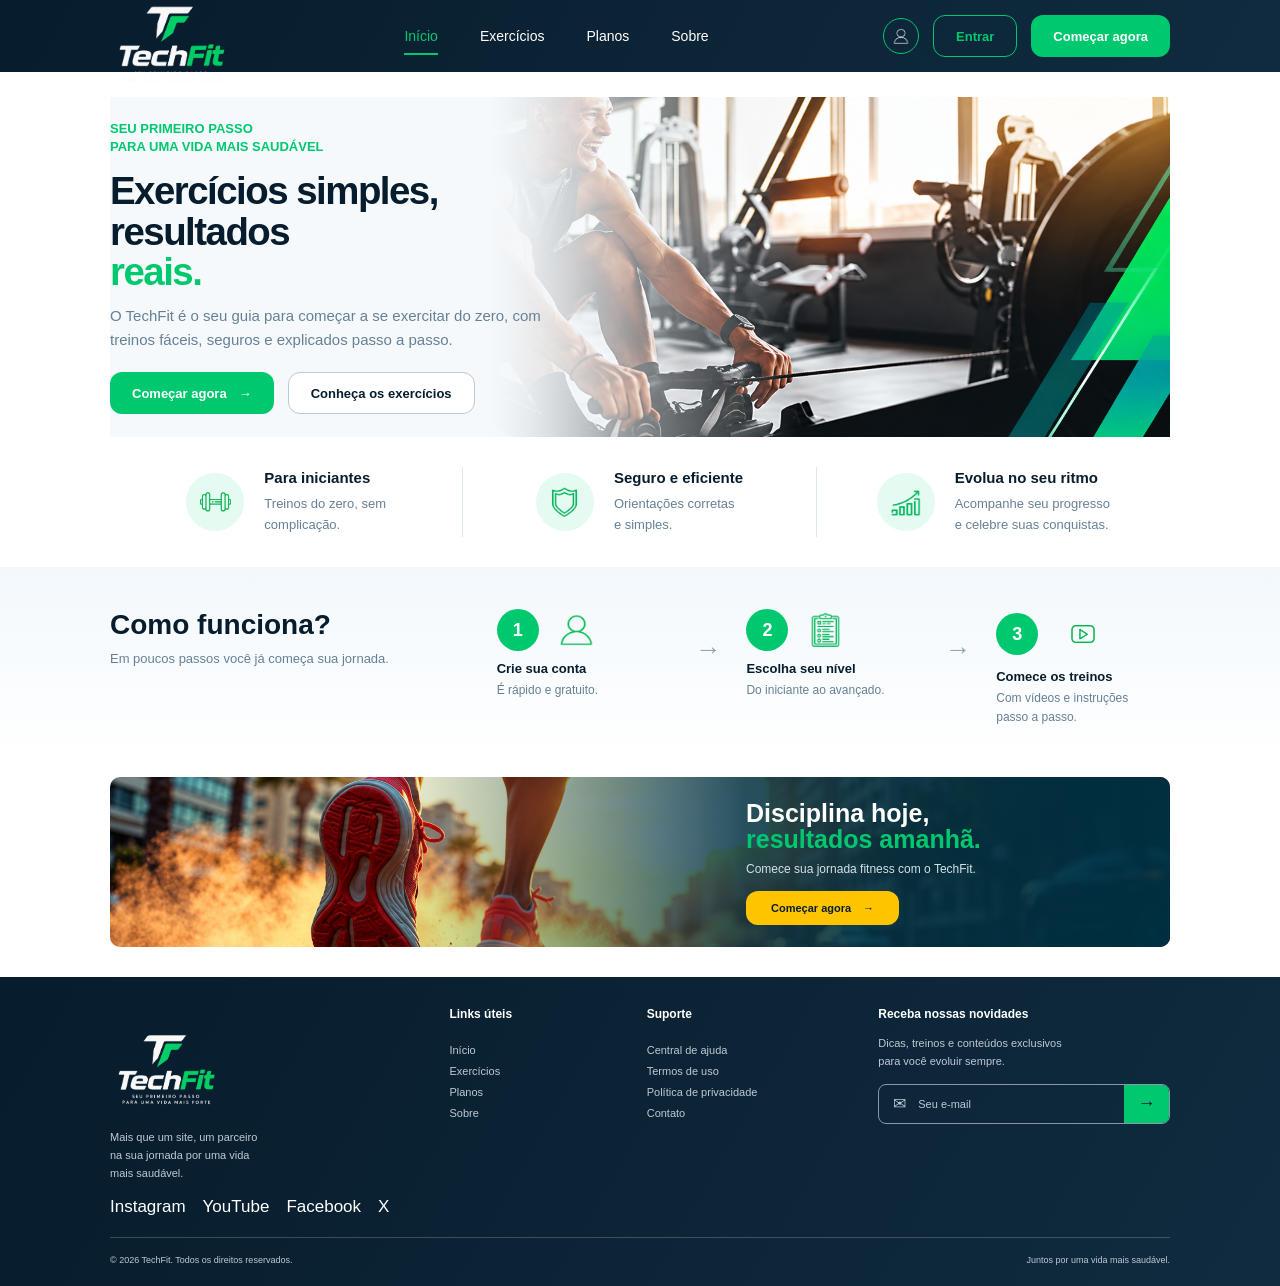
<file: index.html>
<!DOCTYPE html>
<html lang="pt-BR">

<head>
    <meta charset="UTF-8">
    <meta name="viewport" content="width=device-width, initial-scale=1.0">

    <link rel="stylesheet" href="./assets/css/style.css">
    <link rel="stylesheet" href="./assets/css/layout.css">
    <link rel="stylesheet" href="./assets/css/components.css">

    <title>TechFit</title>
</head>

<body>

    <header class="header">

        <section class="container header-content">

            <a href="index.html" class="logo">
                <img src="assets/img/logo_techfit.png" alt="Logo TechFit">
            </a>

            <nav class="menu">
                <a href="index.html" class="active">Início</a>
                <a href="pages/exercicios.html">Exercícios</a>
                <a href="pages/planos.html">Planos</a>
                <a href="pages/sobre.html">Sobre</a>
            </nav>

            <section class="header-actions">

                <a href="pages/perfil.html" class="user-button">
                    <img src="assets/img/icon_user.png" alt="Usuário">
                </a>

                <a href="pages/login.html" class="btn btn-outline">
                    Entrar
                </a>

                <a href="pages/cadastro.html" class="btn btn-primary">
                    Começar agora
                </a>

            </section>

        </section>

    </header>


    <main>

        <!-- Banner principal -->

        <section class="hero">

            <section class="container hero-content">

                <section class="hero-text">

                    <section class="hero-label">
                        SEU PRIMEIRO PASSO<br>
                        PARA UMA VIDA MAIS SAUDÁVEL
                    </section>

                    <h1>
                        Exercícios simples,<br>
                        resultados <section>reais.</section>
                    </h1>

                    <p>
                        O TechFit é o seu guia para começar a se exercitar
                        do zero, com treinos fáceis, seguros e explicados
                        passo a passo.
                    </p>

                    <section class="hero-buttons">

                        <a href="pages/cadastro.html" class="btn btn-primary">
                            Começar agora
                            <section>→</section>
                        </a>

                        <a href="pages/exercicios.html" class="btn btn-secondary">
                            Conheça os exercícios
                        </a>

                    </section>

                </section>


                <section class="hero-image">

                    <img
                        src="assets/img/banner_inicio.png"
                        alt="Pessoa realizando exercício">

                </section>

            </section>

        </section>


        <!-- Benefícios -->

        <section class="benefits">

            <section class="container benefits-grid">

                <section class="benefit">

                    <section class="benefit-icon">

                        <img
                            src="assets/img/icon_halter.png"
                            alt="Ícone de halter">

                    </section>

                    <section class="benefit-text">

                        <h3>Para iniciantes</h3>

                        <p>
                            Treinos do zero, sem<br>
                            complicação.
                        </p>

                    </section>

                </section>


                <section class="benefit">

                    <section class="benefit-icon">

                        <img
                            src="assets/img/icon_shield.png"
                            alt="Ícone de escudo">

                    </section>

                    <section class="benefit-text">

                        <h3>Seguro e eficiente</h3>

                        <p>
                            Orientações corretas<br>
                            e simples.
                        </p>

                    </section>

                </section>


                <section class="benefit">

                    <section class="benefit-icon">

                        <img
                            src="assets/img/icon_evolution.png"
                            alt="Ícone de progresso">

                    </section>

                    <section class="benefit-text">

                        <h3>Evolua no seu ritmo</h3>

                        <p>
                            Acompanhe seu progresso<br>
                            e celebre suas conquistas.
                        </p>

                    </section>

                </section>

            </section>

        </section>


        <!-- Como funciona -->

        <section class="how-it-works">

            <section class="container">

                <section class="how-content">

                    <section class="how-title">

                        <h2>Como funciona?</h2>

                        <p>
                            Em poucos passos você já começa sua jornada.
                        </p>

                    </section>


                    <section class="steps">

                        <section class="step">

                            <section class="step-top">

                                <section class="step-number">1</section>

                                <img
                                    src="assets/img/icon_account.png"
                                    alt="Criar conta">

                            </section>

                            <h3>Crie sua conta</h3>

                            <p>
                                É rápido e gratuito.
                            </p>

                        </section>


                        <section class="step-arrow">→</section>


                        <section class="step">

                            <section class="step-top">

                                <section class="step-number">2</section>

                                <img
                                    src="assets/img/icon_level.png"
                                    alt="Escolher nível">

                            </section>

                            <h3>Escolha seu nível</h3>

                            <p>
                                Do iniciante ao avançado.
                            </p>

                        </section>


                        <section class="step-arrow">→</section>

                        <section class="step">

                            <section class="step-top">

                                <section class="step-number">3</section>

                                <img
                                    src="assets/img/icon_video.png"
                                    alt="Começar treino"
                                    class="icon-video">

                            </section>

                            <h3>Comece os treinos</h3>

                            <p>
                                Com vídeos e instruções<br>
                                passo a passo.
                            </p>

                        </section>

                    </section>

                </section>

            </section>

        </section>


        <!-- Banner inferior -->

        <section class="cta-section">

            <section class="container">

                <section class="cta-banner">

                    <img
                        src="assets/img/banner_final.png"
                        alt="Banner TechFit"
                        class="cta-background">

                    <section class="cta-content">

                        <h2>
                            Disciplina hoje,<br>
                            <section>resultados amanhã.</section>
                        </h2>

                        <p>
                            Comece sua jornada fitness com o TechFit.
                        </p>

                        <a href="pages/cadastro.html" class="btn btn-yellow">
                            Começar agora
                            <section>→</section>
                        </a>

                    </section>

                </section>

            </section>

        </section>

    </main>


    <!-- Rodapé -->

    <footer class="footer">

        <section class="container footer-grid">

            <section class="footer-brand">

                <img
                    src="assets/img/logo_techfit.png"
                    alt="Logo TechFit"
                    class="footer-logo">

                <p>
                    Mais que um site, um parceiro<br>
                    na sua jornada por uma vida<br>
                    mais saudável.
                </p>

                <section class="social-links">

                    <a href="#">Instagram</a>
                    <a href="#">YouTube</a>
                    <a href="#">Facebook</a>
                    <a href="#">X</a>

                </section>

            </section>


            <section class="footer-links">

                <h3>Links úteis</h3>

                <a href="index.html">Início</a>
                <a href="exercicios.html">Exercícios</a>
                <a href="planos.html">Planos</a>
                <a href="sobre.html">Sobre</a>

            </section>


            <section class="footer-links">

                <h3>Suporte</h3>

                <a href="#">Central de ajuda</a>
                <a href="#">Termos de uso</a>
                <a href="#">Política de privacidade</a>
                <a href="#">Contato</a>

            </section>


            <section class="newsletter">

                <h3>Receba nossas novidades</h3>

                <p>
                    Dicas, treinos e conteúdos exclusivos<br>
                    para você evoluir sempre.
                </p>

                <form class="newsletter-form">

                    <section>✉</section>

                    <input
                        type="email"
                        placeholder="Seu e-mail">

                    <button type="submit">
                        →
                    </button>

                </form>

            </section>

        </section>


        <section class="container footer-bottom">

            <p>
                © 2026 TechFit. Todos os direitos reservados.
            </p>

            <p>
                Juntos por uma vida mais saudável. 
            </p>

        </section>

    </footer>

</body>

</html>
</file>
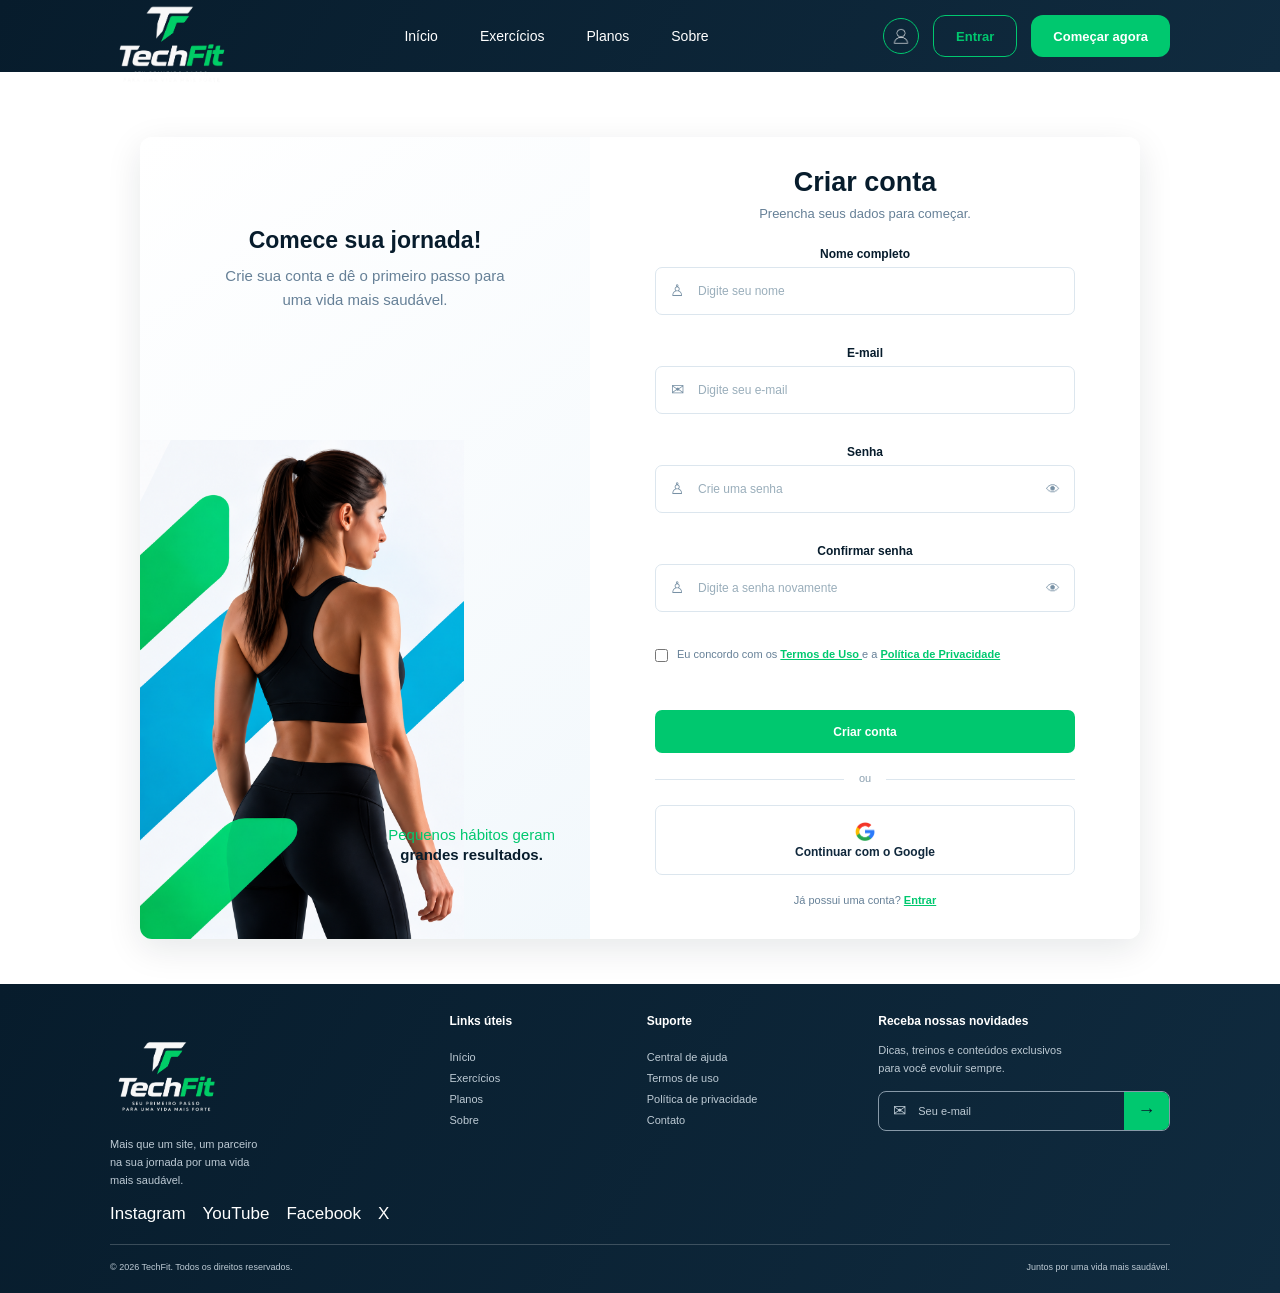
<file: pages/cadastro.html>
<!DOCTYPE html>
<html lang="pt-BR">

<head>

    <meta charset="UTF-8">

    <meta
        name="viewport"
        content="width=device-width, initial-scale=1.0">

    <link
        rel="stylesheet"
        href="../assets/css/style.css">

    <link
        rel="stylesheet"
        href="../assets/css/layout.css">

    <link
        rel="stylesheet"
        href="../assets/css/components.css">

    <title>Cadastro - TechFit</title>

</head>

<body data-esconder-se-logado>


    <!-- Header -->

    <header class="header">

        <section class="container header-content">

            <a href="../index.html" class="logo">

                <img
                    src="../assets/img/logo_techfit.png"
                    alt="Logo TechFit">

            </a>


            <nav class="menu">

                <a href="../index.html">
                    Início
                </a>

                <a href="exercicios.html">
                    Exercícios
                </a>

                <a href="planos.html">
                    Planos
                </a>

                <a href="sobre.html">
                    Sobre
                </a>

            </nav>


            <section class="header-actions">

                <a href="perfil.html" class="user-button">

                    <img
                        src="../assets/img/icon_user.png"
                        alt="Usuário">

                </a>


                <a href="login.html" class="btn btn-outline">
                    Entrar
                </a>


                <a href="cadastro.html" class="btn btn-primary">
                    Começar agora
                </a>

            </section>

        </section>

    </header>


    <!-- Cadastro -->

    <main class="register">

        <section class="register-container">


            <!-- Lado esquerdo -->

            <section class="register-intro">

                <section class="register-intro-text">

                    <h2>
                        Comece sua jornada!
                    </h2>

                    <p>
                        Crie sua conta e dê o primeiro passo para uma vida
                        mais saudável.
                    </p>

                </section>


                <section class="register-image">

                    <img
                        src="../assets/img/login-model.png"
                        alt="Pessoa praticando exercícios">

                </section>


                <p class="register-message">

                    Pequenos hábitos geram<br>

                    <strong>
                        grandes resultados.
                    </strong>

                </p>

            </section>


            <!-- Lado direito -->

            <section class="register-form-area">

                <section class="register-form">


                    <section class="register-title">

                        <h1>
                            Criar conta
                        </h1>

                        <p>
                            Preencha seus dados para começar.
                        </p>

                    </section>


                    <form id="form-cadastro" action="processa-cadastro.php" method="POST" novalidate>


                        <!-- Nome -->

                        <label for="nome">
                            Nome completo
                        </label>

                        <section class="input-group">

                            <section>
                                ♙
                            </section>

                            <input
                                type="text"
                                id="nome"
                                name="nome"
                                placeholder="Digite seu nome"
                                required>

                        </section>

                         <small class="error-message" id="erro-nome"></small>


                        <!-- E-mail -->

                        <label for="email">
                            E-mail
                        </label>

                        <section class="input-group">

                            <section>
                                ✉
                            </section>

                            <input
                                type="email"
                                id="email"
                                name="email"
                                placeholder="Digite seu e-mail"
                                required>

                        </section>

                        <small class="error-message" id="erro-email"></small>


                        <!-- Senha -->

                        <label for="senha">
                            Senha
                        </label>

                        <section class="input-group">

                            <section>
                                ♙
                            </section>

                            <input
                                type="password"
                                id="senha"
                                name="senha"
                                placeholder="Crie uma senha"
                                required>

                            <button
                                type="button"
                                class="toggle-senha"
                                data-target="senha"
                                aria-label="Mostrar senha">
                                👁
                            </button>

                        </section>

                        <small class="error-message" id="erro-senha"></small>


                        <!-- Confirmar senha -->

                        <label for="confirmar-senha">
                            Confirmar senha
                        </label>

                        <section class="input-group">

                            <section>
                                ♙
                            </section>

                            <input
                                type="password"
                                id="confirmar-senha"
                                name="confirmar-senha"
                                placeholder="Digite a senha novamente"
                                required>

                            <button
                                type="button"
                                class="toggle-senha"
                                data-target="confirmar-senha"
                                aria-label="Mostrar senha">
                                👁
                            </button>

                        </section>

                        <small class="error-message" id="erro-confirmar-senha"></small>


                        <!-- Termos -->

                        <section class="register-terms">

                            <input
                                type="checkbox"
                                id="termos"
                                name="termos"
                                required>

                            <label for="termos">

                                Eu concordo com os

                                <a href="#">
                                    Termos de Uso
                                </a>

                                e a

                                <a href="#">
                                    Política de Privacidade
                                </a>

                            </label>

                        </section>

                        <small class="error-message" id="erro-termos"></small>


                        <!-- Botão cadastro -->

                        <button
                            type="submit"
                            class="register-button">

                            Criar conta

                        </button>

                    </form>


                    <!-- Separador -->

                    <section class="register-divider">

                        <section></section>

                        <p>
                            ou
                        </p>

                        <section></section>

                    </section>


                    <!-- Google -->

                    <button
                        class="google-button"
                        type="button">

                        <img
                            src="../assets/img/google_icon.png"
                            alt="Google"
                            class="google-icon">

                        <p>
                            Continuar com o Google
                        </p>

                    </button>


                    <!-- Login -->

                    <p class="login-link">

                        Já possui uma conta?

                        <a href="login.html">
                            Entrar
                        </a>

                    </p>

                </section>

            </section>

        </section>

    </main>


    <!-- Footer -->

    <footer class="footer">

        <section class="container footer-grid">


            <!-- Logo e descrição -->

            <section class="footer-brand">

                <img
                    src="../assets/img/logo_techfit.png"
                    alt="Logo TechFit"
                    class="footer-logo">

                <p>
                    Mais que um site, um parceiro<br>
                    na sua jornada por uma vida<br>
                    mais saudável.
                </p>


                <section class="social-links">

                    <a href="#">
                        Instagram
                    </a>

                    <a href="#">
                        YouTube
                    </a>

                    <a href="#">
                        Facebook
                    </a>

                    <a href="#">
                        X
                    </a>

                </section>

            </section>


            <!-- Links -->

            <section class="footer-links">

                <h3>
                    Links úteis
                </h3>

                <a href="../index.html">
                    Início
                </a>

                <a href="exercicios.html">
                    Exercícios
                </a>

                <a href="planos.html">
                    Planos
                </a>

                <a href="sobre.html">
                    Sobre
                </a>

            </section>


            <!-- Suporte -->

            <section class="footer-links">

                <h3>
                    Suporte
                </h3>

                <a href="#">
                    Central de ajuda
                </a>

                <a href="#">
                    Termos de uso
                </a>

                <a href="#">
                    Política de privacidade
                </a>

                <a href="#">
                    Contato
                </a>

            </section>


            <!-- Newsletter -->

            <section class="newsletter">

                <h3>
                    Receba nossas novidades
                </h3>

                <p>
                    Dicas, treinos e conteúdos exclusivos<br>
                    para você evoluir sempre.
                </p>


                <form class="newsletter-form">

                    <section>
                        ✉
                    </section>

                    <input
                        type="email"
                        placeholder="Seu e-mail">

                    <button type="submit">
                        →
                    </button>

                </form>

            </section>

        </section>


        <!-- Footer inferior -->

        <section class="container footer-bottom">

            <p>
                © 2026 TechFit. Todos os direitos reservados.
            </p>

            <p>
                Juntos por uma vida mais saudável.
            </p>

        </section>

    </footer>

    <script src="../assets/js/script.js"></script>


</body>

</html>
</file>
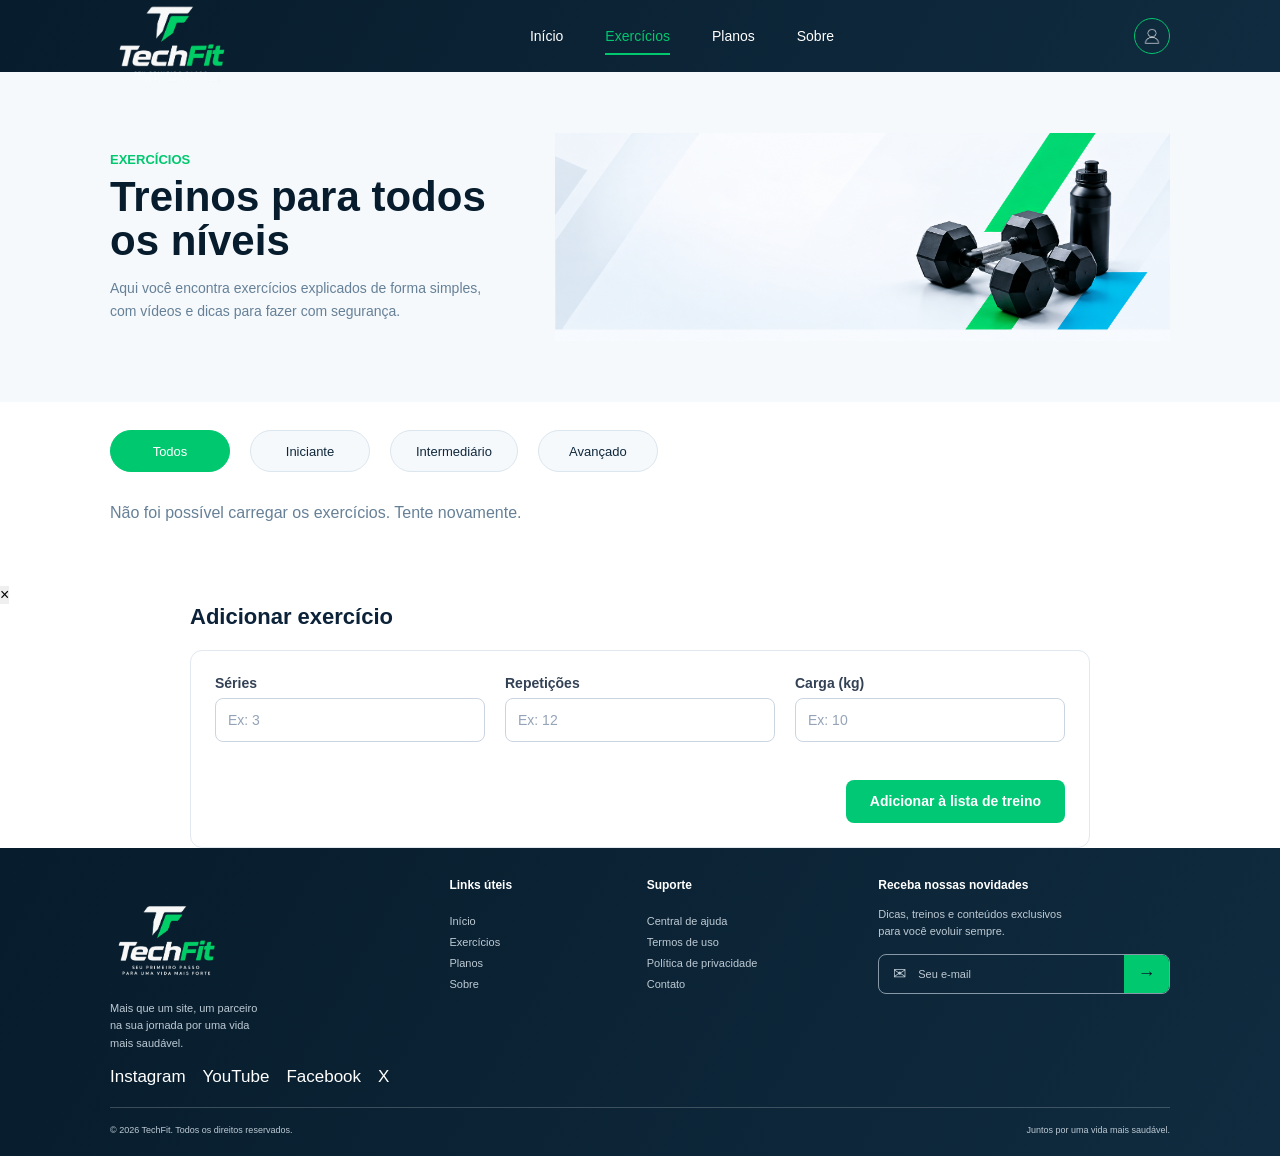
<file: pages/exercicios.html>
<!DOCTYPE html>
<html lang="pt-BR">

<head>
    <meta charset="UTF-8">
    <meta name="viewport" content="width=device-width, initial-scale=1.0">

    <link rel="stylesheet" href="../assets/css/style.css">
    <link rel="stylesheet" href="../assets/css/layout.css">
    <link rel="stylesheet" href="../assets/css/components.css">

    <title>Exercícios - TechFit</title>
</head>

<body>

    <header class="header">

        <section class="container header-content">

            <a href="index.html" class="logo">
                <img src="../assets/img/logo_techfit.png" alt="Logo TechFit">
            </a>

            <nav class="menu">
                <a href="../index.html">Início</a>
                <a href="exercicios.html" class="active">Exercícios</a>
                <a href="planos.html">Planos</a>
                <a href="sobre.html">Sobre</a>
            </nav>

            <section class="header-actions">

                <a href="#" class="user-button">
                    <img src="../assets/img/icon_user.png" alt="Usuário">
                </a>

            </section>

        </section>

    </header>


    <main>

        <!-- Banner -->

        <section class="exercise-hero">

            <section class="container exercise-hero-content">

                <section class="exercise-hero-text">

                    <section>EXERCÍCIOS</section>

                    <h1>
                        Treinos para todos<br>
                        os níveis
                    </h1>

                    <p>
                        Aqui você encontra exercícios explicados de forma simples,<br>
                        com vídeos e dicas para fazer com segurança.
                    </p>

                </section>

                <section class="exercise-hero-image">

                    <img
                        src="../assets/img/banner_exercicios.png"
                        alt="Equipamentos de academia">

                </section>

            </section>

        </section>


        <!-- Filtros -->

        <section class="exercise-section">

            <section class="container">

                <section class="exercise-filters">

                    <button class="filter active" data-nivel="todos">Todos</button>
                    <button class="filter" data-nivel="iniciante">Iniciante</button>
                    <button class="filter" data-nivel="intermediario">Intermediário</button>
                    <button class="filter" data-nivel="avancado">Avançado</button>

                </section>


                <!-- Lista de exercícios (preenchida via JS a partir do banco de dados) -->

                <section class="exercise-list" id="lista-exercicios">

                    <p class="exercise-loading">Carregando exercícios...</p>

                </section>

            </section>

        </section>


        <!-- Modal: adicionar exercício à lista de treino -->

        <section class="modal-overlay" id="modal-treino">

            <section class="modal-box">

                <button
                    type="button"
                    class="modal-close"
                    id="modal-fechar"
                    aria-label="Fechar">
                    ×
                </button>

                <h3 id="modal-titulo">Adicionar exercício</h3>

                <form id="form-treino" novalidate>

                    <input type="hidden" id="modal-exercicio-id">

                    <div class="campos-exercicio">

                        <div class="campo-exercicio">
                            <label for="modal-series">Séries</label>
                            <input
                                type="number"
                                id="modal-series"
                                min="1"
                                placeholder="Ex: 3"
                                required>
                        </div>

                        <div class="campo-exercicio">
                            <label for="modal-repeticoes">Repetições</label>
                            <input
                                type="number"
                                id="modal-repeticoes"
                                min="1"
                                placeholder="Ex: 12"
                                required>
                        </div>

                        <div class="campo-exercicio" id="modal-carga-wrapper">
                            <label for="modal-carga">Carga (kg)</label>
                            <input
                                type="number"
                                id="modal-carga"
                                min="0"
                                step="0.5"
                                placeholder="Ex: 10">
                        </div>

                    </div>

                    <small class="error-message" id="modal-erro"></small>

                    <button type="submit" class="register-button">
                        Adicionar à lista de treino
                    </button>

                </form>

            </section>

        </section>

    </main>


    <footer class="footer">

        <section class="container footer-grid">


            <!-- Logo e descrição -->

            <section class="footer-brand">

                <img
                    src="../assets/img/logo_techfit.png"
                    alt="Logo TechFit"
                    class="footer-logo">

                <p>
                    Mais que um site, um parceiro<br>
                    na sua jornada por uma vida<br>
                    mais saudável.
                </p>


                <section class="social-links">

                    <a href="#">
                        Instagram
                    </a>

                    <a href="#">
                        YouTube
                    </a>

                    <a href="#">
                        Facebook
                    </a>

                    <a href="#">
                        X
                    </a>

                </section>

            </section>


            <!-- Links -->

            <section class="footer-links">

                <h3>
                    Links úteis
                </h3>

                <a href="../index.html">
                    Início
                </a>

                <a href="exercicios.html">
                    Exercícios
                </a>

                <a href="planos.html">
                    Planos
                </a>

                <a href="sobre.html">
                    Sobre
                </a>

            </section>


            <!-- Suporte -->

            <section class="footer-links">

                <h3>
                    Suporte
                </h3>

                <a href="#">
                    Central de ajuda
                </a>

                <a href="#">
                    Termos de uso
                </a>

                <a href="#">
                    Política de privacidade
                </a>

                <a href="#">
                    Contato
                </a>

            </section>


            <!-- Newsletter -->

            <section class="newsletter">

                <h3>
                    Receba nossas novidades
                </h3>

                <p>
                    Dicas, treinos e conteúdos exclusivos<br>
                    para você evoluir sempre.
                </p>


                <form class="newsletter-form">

                    <section>
                        ✉
                    </section>

                    <input
                        type="email"
                        placeholder="Seu e-mail">

                    <button type="submit">
                        →
                    </button>

                </form>

            </section>

        </section>


        <!-- Footer inferior -->

        <section class="container footer-bottom">

            <p>
                © 2026 TechFit. Todos os direitos reservados.
            </p>

            <p>
                Juntos por uma vida mais saudável.
            </p>

        </section>

    </footer>

    <script src="../assets/js/script.js"></script>

</body>

</html>
</file>
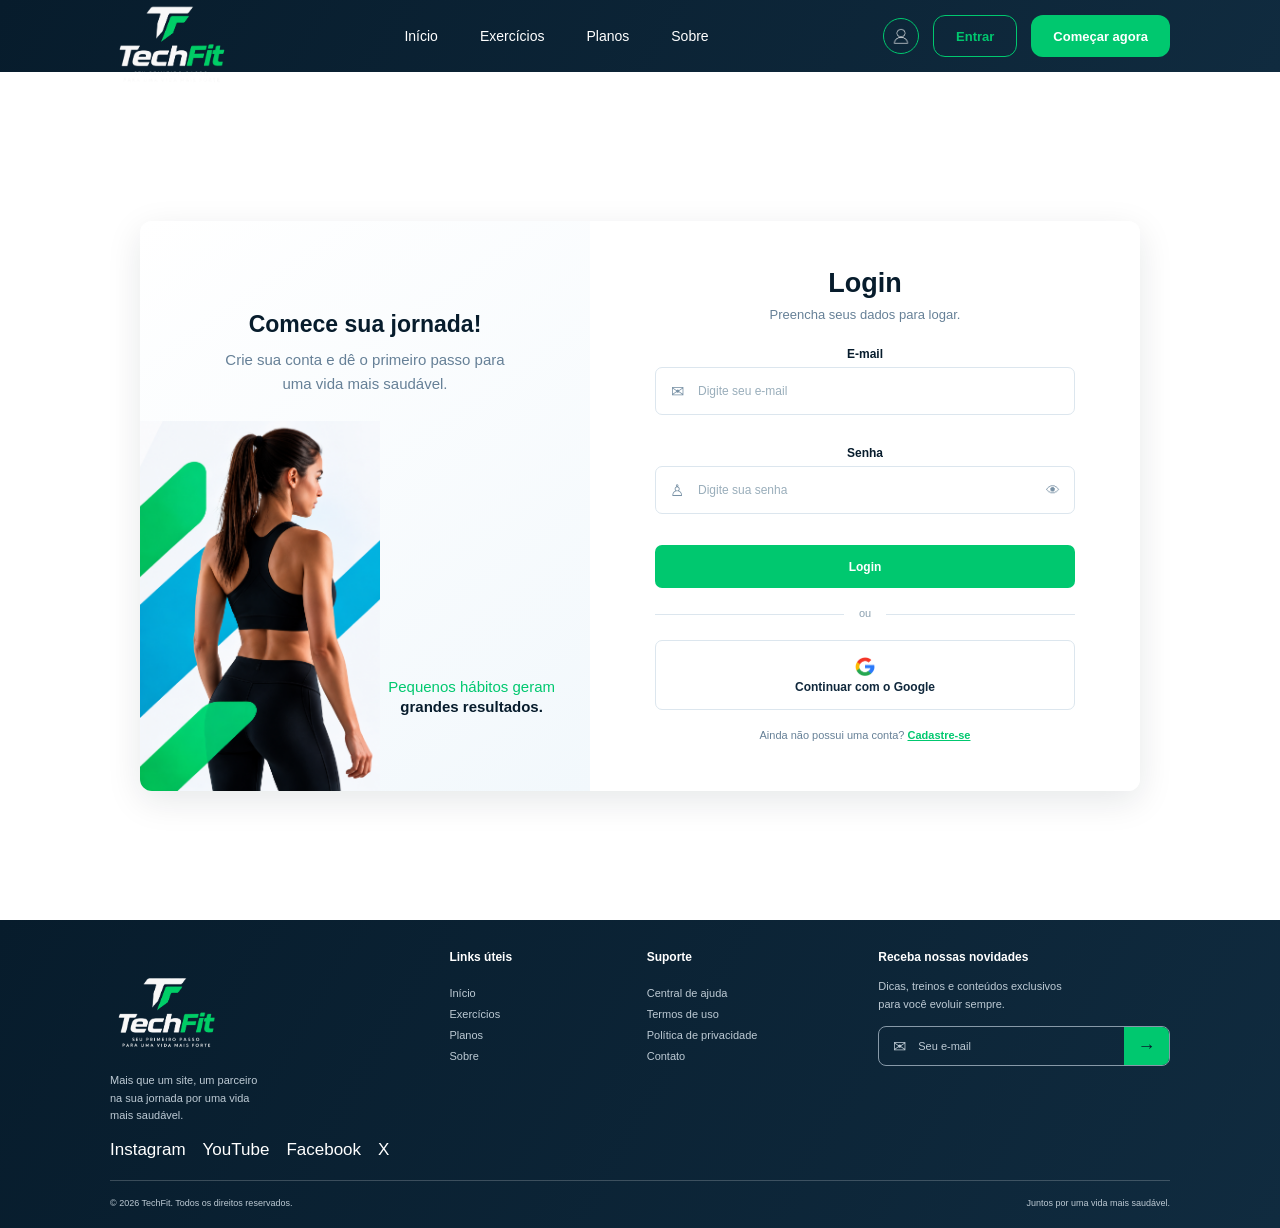
<file: pages/login.html>
<!DOCTYPE html>
<html lang="pt-BR">

<head>

    <meta charset="UTF-8">

    <meta
        name="viewport"
        content="width=device-width, initial-scale=1.0">

    <link
        rel="stylesheet"
        href="../assets/css/style.css">

    <link
        rel="stylesheet"
        href="../assets/css/layout.css">

    <link
        rel="stylesheet"
        href="../assets/css/components.css">

    <title>Cadastro - TechFit</title>

</head>

<body data-esconder-se-logado>


    <!-- Header -->

    <header class="header">

        <section class="container header-content">

            <a href="../index.html" class="logo">

                <img
                    src="../assets/img/logo_techfit.png"
                    alt="Logo TechFit">

            </a>


            <nav class="menu">

                <a href="../index.html">
                    Início
                </a>

                <a href="exercicios.html">
                    Exercícios
                </a>

                <a href="planos.html">
                    Planos
                </a>

                <a href="sobre.html">
                    Sobre
                </a>

            </nav>


            <section class="header-actions">

                <a href="perfil.html" class="user-button">

                    <img
                        src="../assets/img/icon_user.png"
                        alt="Usuário">

                </a>


                <a href="login.html" class="btn btn-outline">
                    Entrar
                </a>


                <a href="cadastro.html" class="btn btn-primary">
                    Começar agora
                </a>

            </section>

        </section>

    </header>


    <!-- Cadastro -->

    <main class="register">

        <section class="register-container">


            <!-- Lado esquerdo -->

            <section class="register-intro">

                <section class="register-intro-text">

                    <h2>
                        Comece sua jornada!
                    </h2>

                    <p>
                        Crie sua conta e dê o primeiro passo para uma vida
                        mais saudável.
                    </p>

                </section>


                <section class="register-image">

                    <img
                        src="../assets/img/login-model.png"
                        alt="Pessoa praticando exercícios">

                </section>


                <p class="register-message">

                    Pequenos hábitos geram<br>

                    <strong>
                        grandes resultados.
                    </strong>

                </p>

            </section>


            <!-- Lado direito -->

            <section class="register-form-area">

                <section class="register-form">


                    <section class="register-title">

                        <h1>
                            Login
                        </h1>

                        <p>
                            Preencha seus dados para logar.
                        </p>

                    </section>


                    <form id="form-login" action="processa-login.php" method="POST" novalidate>

                        <p class="form-success" id="mensagem-sucesso"></p>

                        <!-- E-mail -->

                        <label for="email">
                            E-mail
                        </label>

                        <section class="input-group">

                            <section>
                                ✉
                            </section>

                            <input
                                type="email"
                                id="email"
                                name="email"
                                placeholder="Digite seu e-mail"
                                required>

                        </section>

                        <small class="error-message" id="erro-email"></small>


                        <!-- Senha -->

                        <label for="senha">
                            Senha
                        </label>

                        <section class="input-group">

                            <section>
                                ♙
                            </section>

                            <input
                                type="password"
                                id="senha"
                                name="senha"
                                placeholder="Digite sua senha"
                                required>
                            
                            <button
                                type="button"
                                class="toggle-senha"
                                data-target="senha"
                                aria-label="Mostrar senha">
                                👁
                            </button>

                        </section>

                        <small class="error-message" id="erro-senha"></small>


                        <!-- Botão cadastro -->

                        <button
                            type="submit"
                            class="register-button">

                            Login

                        </button>

                    </form>


                    <!-- Separador -->

                    <section class="register-divider">

                        <section></section>

                        <p>
                            ou
                        </p>

                        <section></section>

                    </section>


                    <!-- Google -->

                    <button
                        class="google-button"
                        type="button">

                        <img
                            src="../assets/img/google_icon.png"
                            alt="Google"
                            class="google-icon">

                        <p>
                            Continuar com o Google
                        </p>

                    </button>


                    <!-- Cadastro link -->

                    <p class="login-link">

                        Ainda não possui uma conta?

                        <a href="cadastro.html">
                            Cadastre-se
                        </a>

                    </p>

                </section>

            </section>

        </section>

    </main>


    <!-- Footer -->

    <footer class="footer">

        <section class="container footer-grid">


            <!-- Logo e descrição -->

            <section class="footer-brand">

                <img
                    src="../assets/img/logo_techfit.png"
                    alt="Logo TechFit"
                    class="footer-logo">

                <p>
                    Mais que um site, um parceiro<br>
                    na sua jornada por uma vida<br>
                    mais saudável.
                </p>


                <section class="social-links">

                    <a href="#">
                        Instagram
                    </a>

                    <a href="#">
                        YouTube
                    </a>

                    <a href="#">
                        Facebook
                    </a>

                    <a href="#">
                        X
                    </a>

                </section>

            </section>


            <!-- Links -->

            <section class="footer-links">

                <h3>
                    Links úteis
                </h3>

                <a href="../index.html">
                    Início
                </a>

                <a href="exercicios.html">
                    Exercícios
                </a>

                <a href="planos.html">
                    Planos
                </a>

                <a href="sobre.html">
                    Sobre
                </a>

            </section>


            <!-- Suporte -->

            <section class="footer-links">

                <h3>
                    Suporte
                </h3>

                <a href="#">
                    Central de ajuda
                </a>

                <a href="#">
                    Termos de uso
                </a>

                <a href="#">
                    Política de privacidade
                </a>

                <a href="#">
                    Contato
                </a>

            </section>


            <!-- Newsletter -->

            <section class="newsletter">

                <h3>
                    Receba nossas novidades
                </h3>

                <p>
                    Dicas, treinos e conteúdos exclusivos<br>
                    para você evoluir sempre.
                </p>


                <form class="newsletter-form">

                    <section>
                        ✉
                    </section>

                    <input
                        type="email"
                        placeholder="Seu e-mail">

                    <button type="submit">
                        →
                    </button>

                </form>

            </section>

        </section>


        <!-- Footer inferior -->

        <section class="container footer-bottom">

            <p>
                © 2026 TechFit. Todos os direitos reservados.
            </p>

            <p>
                Juntos por uma vida mais saudável.
            </p>

        </section>

    </footer>


    <script src="../assets/js/script.js"></script>
</body>


</html>
</file>
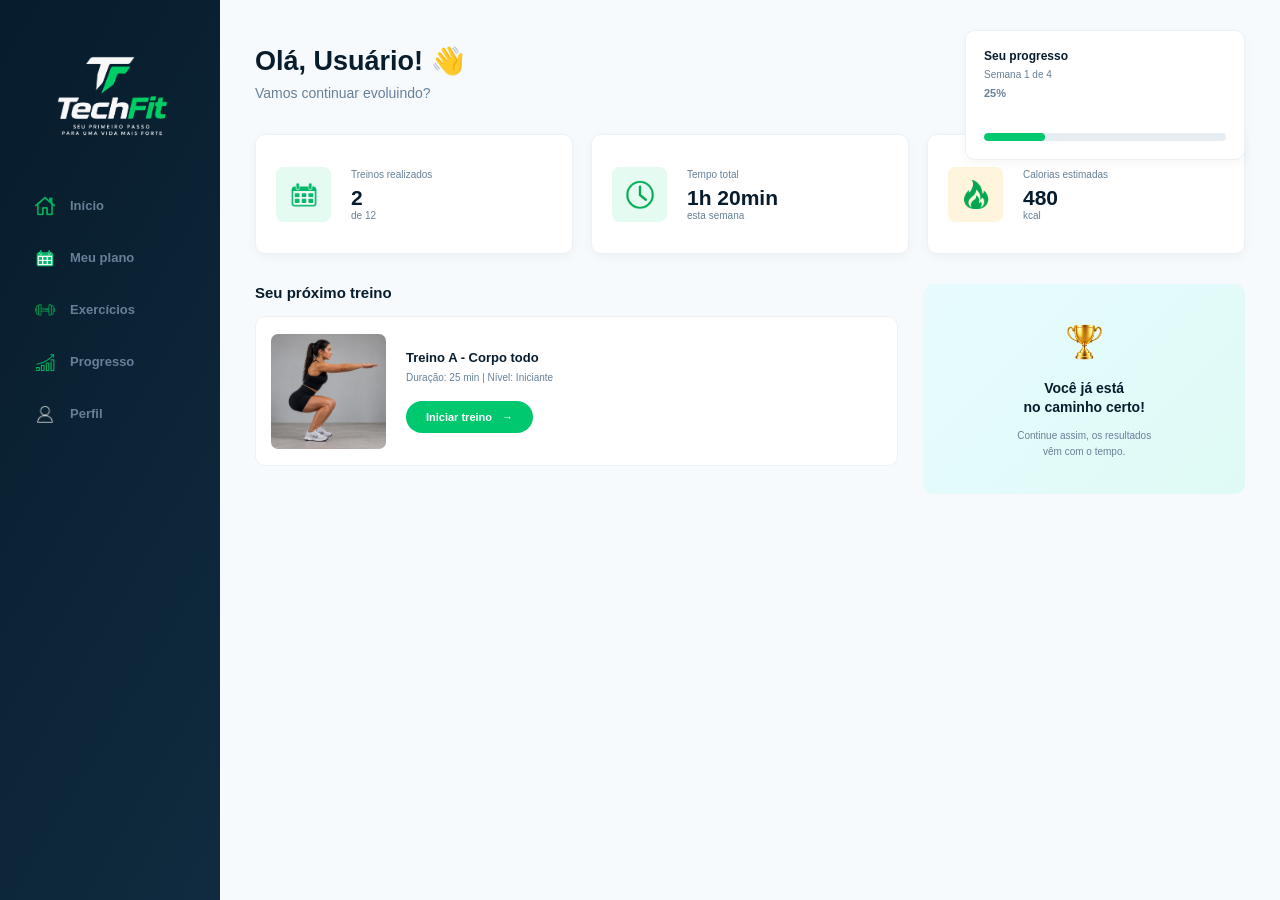
<file: pages/perfil.html>
<!DOCTYPE html>
<html lang="pt-BR">

<head>

    <meta charset="UTF-8">

    <meta
        name="viewport"
        content="width=device-width, initial-scale=1.0">

    <link rel="stylesheet" href="../assets/css/style.css">
    <link rel="stylesheet" href="../assets/css/layout.css">
    <link rel="stylesheet" href="../assets/css/components.css">

    <title>Dashboard - TechFit</title>

</head>

<body data-precisa-login>

    <main class="dashboard">

        <!-- Menu lateral -->

        <aside class="sidebar">

            <a href="../index.html" class="dashboard-logo">

                <img
                    src="../assets/img/logo_techfit.png"
                    alt="Logo TechFit">

            </a>


            <nav class="sidebar-menu">

                <a href="../index.html" class="sidebar-link">

                    <img
                        src="../assets/img/icon_house.png"
                        alt="Início">

                    <p>Início</p>

                </a>


                <a href="planos.html" class="sidebar-link">

                    <img
                        src="../assets/img/icon_calendar.png"
                        alt="Meu plano">

                    <p>Meu plano</p>

                </a>


                <a href="exercicios.html" class="sidebar-link">

                    <img
                        src="../assets/img/icon_halter.png"
                        alt="Exercícios">

                    <p>Exercícios</p>

                </a>


                <a href="progresso.html" class="sidebar-link">

                    <img
                        src="../assets/img/icon_evolution.png"
                        alt="Progresso">

                    <p>Progresso</p>

                </a>


                <a href="perfil.html" class="sidebar-link">

                    <img
                        src="../assets/img/icon_user.png"
                        alt="Perfil">

                    <p>Perfil</p>

                </a>

            </nav>

        </aside>


        <!-- Conteúdo -->

        <section class="dashboard-area">

            <!-- Conteúdo principal -->

            <section class="dashboard-content">

                <!-- Saudação -->

                <section class="dashboard-welcome">

                    <h1>
                        Olá, <span data-nome-usuario>Usuário</span>! 👋
                    </h1>

                    <p>
                        Vamos continuar evoluindo?
                    </p>

                </section>


                <!-- Progresso -->

                <section class="progress-card">

                    <section class="progress-header">

                        <section>

                            <h3>
                                Seu progresso
                            </h3>

                            <p>
                                Semana 1 de 4
                            </p>

                        </section>

                        <strong>
                            25%
                        </strong>

                    </section>


                    <section class="progress-bar">

                        <section class="progress-value"></section>

                    </section>

                </section>


                <!-- Estatísticas -->

                <section class="dashboard-stats">


                    <!-- Treinos -->

                    <section class="stat-card">

                        <section class="stat-icon stat-green">

                            <img
                                src="../assets/img/icon_calendar.png"
                                alt="Treinos">

                        </section>


                        <section class="stat-information">

                            <p>
                                Treinos realizados
                            </p>

                            <strong>
                                2
                            </strong>

                            <small>
                                de 12
                            </small>

                        </section>

                    </section>


                    <!-- Tempo -->

                    <section class="stat-card">

                        <section class="stat-icon stat-green">

                            <img
                                src="../assets/img/icon_clock.png"
                                alt="Tempo">

                        </section>


                        <section class="stat-information">

                            <p>
                                Tempo total
                            </p>

                            <strong>
                                1h 20min
                            </strong>

                            <small>
                                esta semana
                            </small>

                        </section>

                    </section>


                    <!-- Calorias -->

                    <section class="stat-card">

                        <section class="stat-icon stat-orange">

                            <img
                                src="../assets/img/icon_fire.png"
                                alt="Calorias">

                        </section>


                        <section class="stat-information">

                            <p>
                                Calorias estimadas
                            </p>

                            <strong>
                                480
                            </strong>

                            <small>
                                kcal
                            </small>

                        </section>

                    </section>

                </section>


                <!-- Parte inferior -->

                <section class="dashboard-bottom">


                    <!-- Próximo treino -->

                    <section class="next-workout">

                        <h2>
                            Seu próximo treino
                        </h2>


                        <section class="workout-card">

                            <img
                                src="../assets/img/agachamento.png"
                                alt="Exercício"
                                class="workout-image">


                            <section class="workout-information">

                                <h3>
                                    Treino A - Corpo todo
                                </h3>

                                <p>
                                    Duração: 25 min | Nível: Iniciante
                                </p>


                                <a href="exercicios.html" class="workout-button">

                                    Iniciar treino

                                    <section>
                                        →
                                    </section>

                                </a>

                            </section>

                        </section>

                    </section>


                    <!-- Motivação -->

                    <section class="motivation-card">

                        <img
                            src="../assets/img/icon_trophy.png"
                            alt="Troféu">

                        <h3>
                            Você já está<br>
                            no caminho certo!
                        </h3>

                        <p>
                            Continue assim, os resultados<br>
                            vêm com o tempo.
                        </p>

                    </section>

                </section>

            </section>

        </section>

    </main>

</body>

</html>
</file>
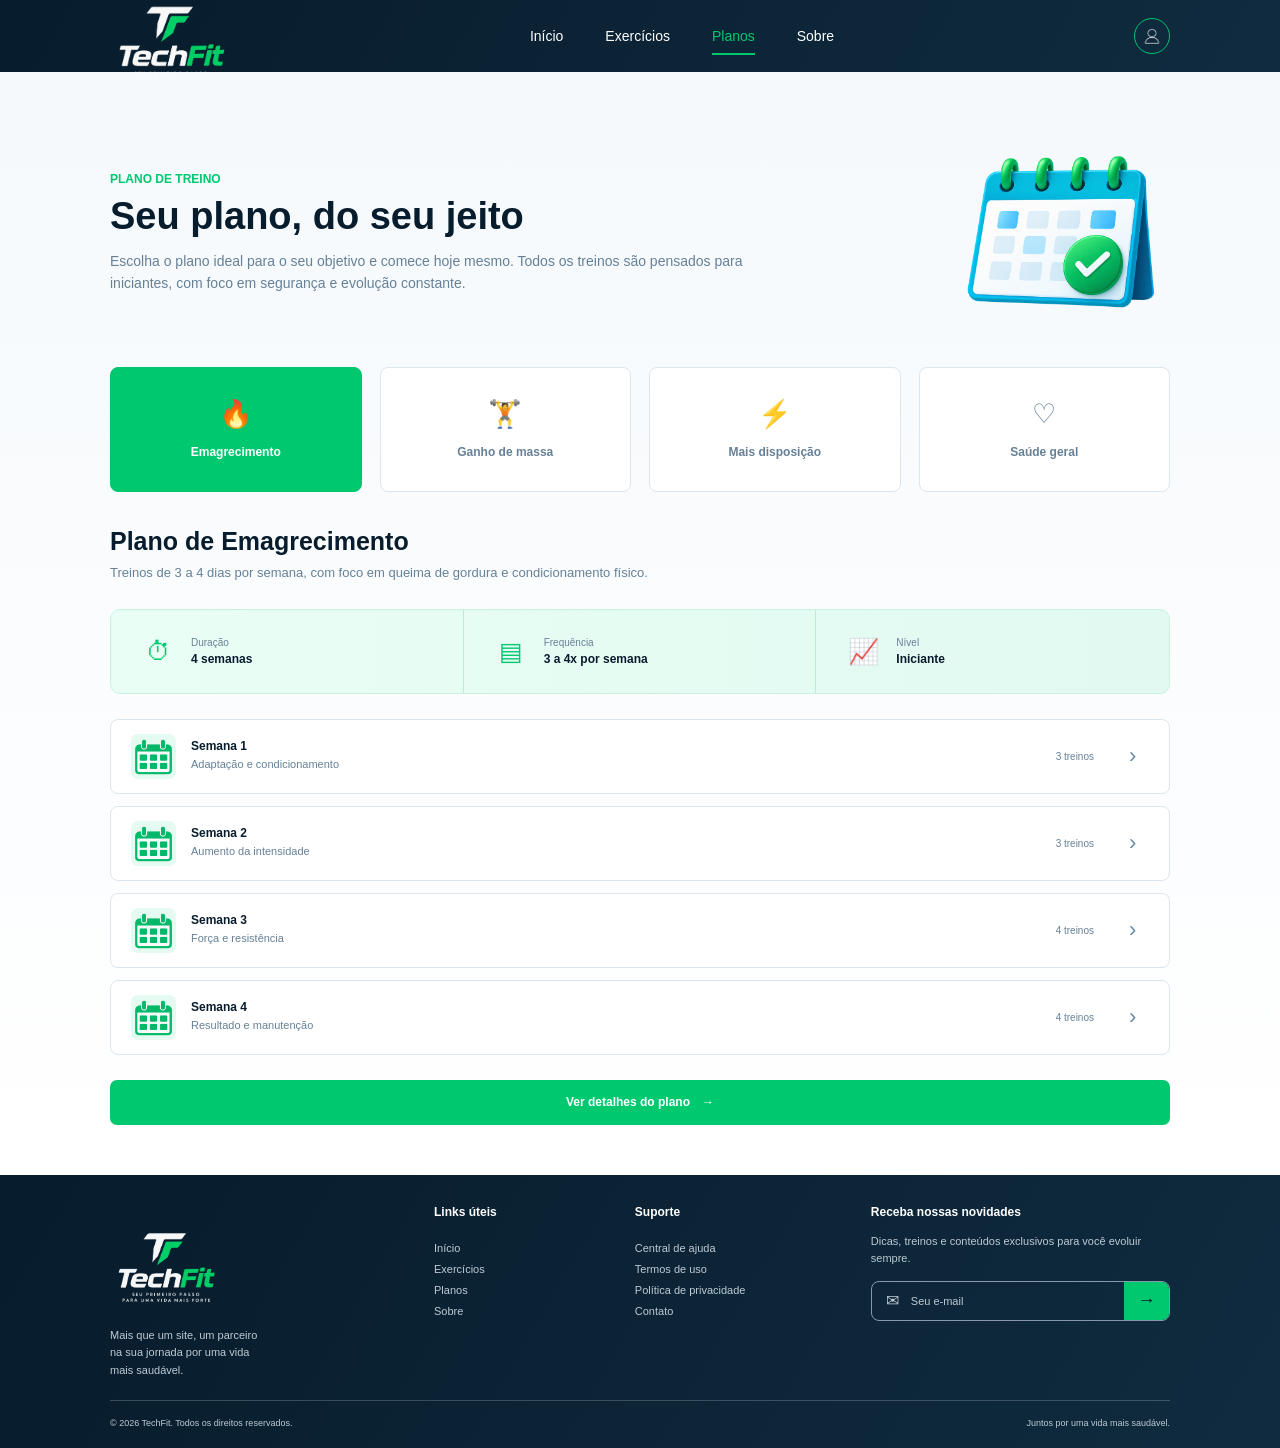
<file: pages/planos.html>
<!DOCTYPE html>
<html lang="pt-BR">

<head>

    <meta charset="UTF-8">

    <meta
        name="viewport"
        content="width=device-width, initial-scale=1.0">

    <link rel="stylesheet" href="../assets/css/style.css">
    <link rel="stylesheet" href="../assets/css/layout.css">
    <link rel="stylesheet" href="../assets/css/components.css">

    <title>Planos - TechFit</title>

</head>

<body>

    <!-- Header -->

    <header class="header">

        <section class="container header-content">

            <a href="../index.html" class="logo">

                <img
                    src="../assets/img/logo_techfit.png"
                    alt="Logo TechFit">

            </a>

            <nav class="menu">

                <a href="../index.html">
                    Início
                </a>

                <a href="exercicios.html">
                    Exercícios
                </a>

                <a href="planos.html" class="active">
                    Planos
                </a>

                <a href="sobre.html">
                    Sobre
                </a>

            </nav>

            <section class="header-actions">

                <a href="perfil.html" class="user-button">

                    <img
                        src="../assets/img/icon_user.png"
                        alt="Usuário">

                </a>

            </section>

        </section>

    </header>


    <main class="plans-page">

        <!-- Apresentação -->

        <section class="plans-hero">

            <section class="container plans-hero-content">

                <section class="plans-hero-text">

                    <p class="plans-label">
                        PLANO DE TREINO
                    </p>

                    <h1>
                        Seu plano, do seu jeito
                    </h1>

                    <p class="plans-description">
                        Escolha o plano ideal para o seu objetivo e comece hoje mesmo.
                        Todos os treinos são pensados para iniciantes, com foco em
                        segurança e evolução constante.
                    </p>

                </section>


                <section class="plans-hero-image">

                    <img
                        src="../assets/img/calendar.png"
                        alt="Calendário de treino">

                </section>

            </section>

        </section>


        <!-- Tipos de plano -->

        <section class="plan-types">

    <section class="container plan-types-grid">

        <button class="plan-type active" data-plan="emagrecimento">
            <section class="plan-type-icon">
                🔥
            </section>
            <p>Emagrecimento</p>
        </button>

        <button class="plan-type" data-plan="massa">
            <section class="plan-type-icon">
                🏋
            </section>
            <p>Ganho de massa</p>
        </button>

        <button class="plan-type" data-plan="disposicao">
            <section class="plan-type-icon">
                ⚡
            </section>
            <p>Mais disposição</p>
        </button>

        <button class="plan-type" data-plan="saude">
            <section class="plan-type-icon">
                ♡
            </section>
            <p>Saúde geral</p>
        </button>

    </section>

</section>


        <!-- Plano selecionado -->

        <section class="plan-content">

            <section class="container">

                <section class="plan-title">

                    <h2 id="plan-title">
                        Plano de Emagrecimento
                    </h2>

                    <p id="plan-description">
                        Treinos de 3 a 4 dias por semana, com foco em queima
                        de gordura e condicionamento físico.
                    </p>

                </section>


                <!-- Informações -->

                <section class="plan-information">

                    <section class="plan-information-item">

                        <section class="plan-information-icon">
                            ⏱
                        </section>

                        <section>

                            <p>
                                Duração
                            </p>

                            <strong id="plan-duration">
                                4 semanas
                            </strong>

                        </section>

                    </section>


                    <section class="plan-information-item">

                        <section class="plan-information-icon">
                            ▤
                        </section>

                        <section>

                            <p>
                                Frequência
                            </p>

                            <strong id="plan-frequency">
                                3 a 4x por semana
                            </strong>

                        </section>

                    </section>


                    <section class="plan-information-item">

                        <section class="plan-information-icon">
                            📈
                        </section>

                        <section>

                            <p>
                                Nível
                            </p>

                            <strong id="plan-level">
                                Iniciante
                            </strong>

                        </section>

                    </section>

                </section>


                <!-- Semanas -->

                <section class="weeks-list" id="weeks-list">


                    <!-- Semana 1 -->

                    <a href="#" class="week-card">

                        <section class="week-icon">
                            <img src="../assets/img/icon_calendar.png" alt="Calendário">
                        </section>

                        <section class="week-description">

                            <h3>
                                Semana 1
                            </h3>

                            <p>
                                Adaptação e condicionamento
                            </p>

                        </section>

                        <section class="week-training">
                            3 treinos
                        </section>

                        <section class="week-arrow">
                            ›
                        </section>

                    </a>


                    <!-- Semana 2 -->

                    <a href="#" class="week-card">

                        <section class="week-icon">
                            <img src="../assets/img/icon_calendar.png" alt="Calendário">
                        </section>

                        <section class="week-description">

                            <h3>
                                Semana 2
                            </h3>

                            <p>
                                Aumento da intensidade
                            </p>

                        </section>

                        <section class="week-training">
                            3 treinos
                        </section>

                        <section class="week-arrow">
                            ›
                        </section>

                    </a>


                    <!-- Semana 3 -->

                    <a href="#" class="week-card">

                        <section class="week-icon">
                            <img src="../assets/img/icon_calendar.png" alt="Calendário">
                        </section>

                        <section class="week-description">

                            <h3>
                                Semana 3
                            </h3>

                            <p>
                                Força e resistência
                            </p>

                        </section>

                        <section class="week-training">
                            4 treinos
                        </section>

                        <section class="week-arrow">
                            ›
                        </section>

                    </a>


                    <!-- Semana 4 -->

                    <a href="#" class="week-card">

                        <section class="week-icon">
                            <img src="../assets/img/icon_calendar.png" alt="Calendário">
                        </section>

                        <section class="week-description">

                            <h3>
                                Semana 4
                            </h3>

                            <p>
                                Resultado e manutenção
                            </p>

                        </section>

                        <section class="week-training">
                            4 treinos
                        </section>

                        <section class="week-arrow">
                            ›
                        </section>

                    </a>

                </section>


                <!-- Botão -->

                <a href="#" class="plan-details-button">

                    Ver detalhes do plano

                    <section>
                        →
                    </section>

                </a>

            </section>

        </section>

    </main>


    <!-- Footer -->

    <footer class="footer">

        <section class="container footer-grid">

            <section class="footer-brand">

                <img
                    src="../assets/img/logo_techfit.png"
                    alt="Logo TechFit"
                    class="footer-logo">

                <p>
                    Mais que um site, um parceiro<br>
                    na sua jornada por uma vida<br>
                    mais saudável.
                </p>

            </section>


            <section class="footer-links">

                <h3>
                    Links úteis
                </h3>

                <a href="../index.html">Início</a>
                <a href="exercicios.html">Exercícios</a>
                <a href="planos.html">Planos</a>
                <a href="sobre.html">Sobre</a>

            </section>


            <section class="footer-links">

                <h3>
                    Suporte
                </h3>

                <a href="#">Central de ajuda</a>
                <a href="#">Termos de uso</a>
                <a href="#">Política de privacidade</a>
                <a href="#">Contato</a>

            </section>


            <section class="newsletter">

                <h3>
                    Receba nossas novidades
                </h3>

                <p>
                    Dicas, treinos e conteúdos exclusivos
                    para você evoluir sempre.
                </p>

                <form class="newsletter-form">

                    <section>
                        ✉
                    </section>

                    <input
                        type="email"
                        placeholder="Seu e-mail">

                    <button type="submit">
                        →
                    </button>

                </form>

            </section>

        </section>


        <section class="container footer-bottom">

            <p>
                © 2026 TechFit. Todos os direitos reservados.
            </p>

            <p>
                Juntos por uma vida mais saudável.
            </p>

        </section>

    </footer>

    <script src="../assets/js/planos.js"></script>
</body>

</html>
</file>
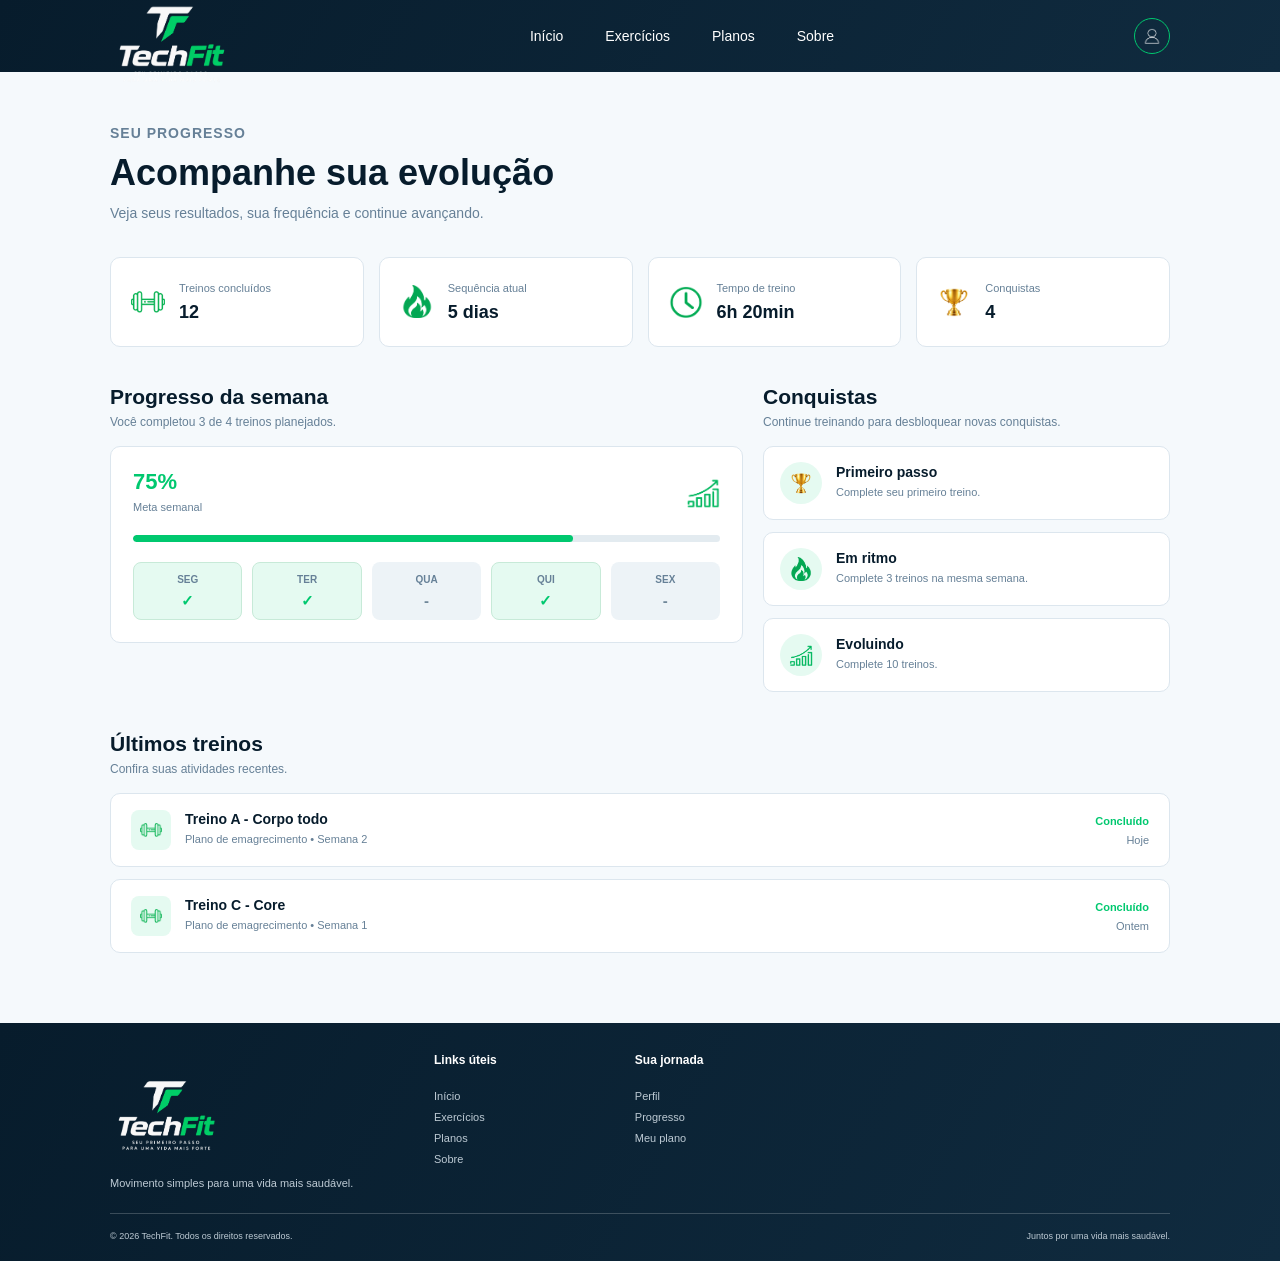
<file: pages/progresso.html>
<!DOCTYPE html>
<html lang="pt-BR">

<head>
    <meta charset="UTF-8">

    <meta
        name="viewport"
        content="width=device-width, initial-scale=1.0">

    <link rel="stylesheet" href="../assets/css/style.css">
    <link rel="stylesheet" href="../assets/css/layout.css">
    <link rel="stylesheet" href="../assets/css/components.css">

    <title>Progresso - TechFit</title>
</head>

<body>

    <header class="header">

        <section class="container header-content">

            <a href="../index.html" class="logo">

                <img
                    src="../assets/img/logo_techfit.png"
                    alt="Logo TechFit">

            </a>

            <nav class="menu">

                <a href="../index.html">
                    Início
                </a>

                <a href="exercicios.html">
                    Exercícios
                </a>

                <a href="planos.html">
                    Planos
                </a>

                <a href="sobre.html">
                    Sobre
                </a>

            </nav>

            <section class="header-actions">

                <a href="perfil.html" class="user-button">

                    <img
                        src="../assets/img/icon_user.png"
                        alt="Perfil">

                </a>

            </section>

        </section>

    </header>


    <main class="progress-page">

        <section class="container progress-container">

            <section class="progress-header">

                <p class="progress-label">
                    SEU PROGRESSO
                </p>

                <h1>
                    Acompanhe sua evolução
                </h1>

                <p>
                    Veja seus resultados, sua frequência
                    e continue avançando.
                </p>

            </section>


            <section class="progress-summary">

                <section class="progress-summary-card">

                    <img
                        src="../assets/img/icon_halter.png"
                        alt="Treinos concluídos">

                    <section>

                        <p>
                            Treinos concluídos
                        </p>

                        <strong>
                            12
                        </strong>

                    </section>

                </section>


                <section class="progress-summary-card">

                    <img
                        src="../assets/img/icon_fire.png"
                        alt="Sequência">

                    <section>

                        <p>
                            Sequência atual
                        </p>

                        <strong>
                            5 dias
                        </strong>

                    </section>

                </section>


                <section class="progress-summary-card">

                    <img
                        src="../assets/img/icon_clock.png"
                        alt="Tempo de treino">

                    <section>

                        <p>
                            Tempo de treino
                        </p>

                        <strong>
                            6h 20min
                        </strong>

                    </section>

                </section>


                <section class="progress-summary-card">

                    <img
                        src="../assets/img/icon_trophy.png"
                        alt="Conquistas">

                    <section>

                        <p>
                            Conquistas
                        </p>

                        <strong>
                            4
                        </strong>

                    </section>

                </section>

            </section>


            <section class="progress-content">

                <section class="progress-week">

                    <section class="progress-section-title">

                        <h2>
                            Progresso da semana
                        </h2>

                        <p>
                            Você completou 3 de 4 treinos planejados.
                        </p>

                    </section>


                    <section class="progress-week-card">

                        <section class="progress-week-info">

                            <section>

                                <strong>
                                    75%
                                </strong>

                                <p>
                                    Meta semanal
                                </p>

                            </section>

                            <img
                                src="../assets/img/icon_evolution.png"
                                alt="Evolução">

                        </section>


                        <section class="progress-week-bar">

                            <section class="progress-week-value">
                            </section>

                        </section>


                        <section class="progress-days">

                            <section class="progress-day completed">

                                <p>
                                    SEG
                                </p>

                                <strong>
                                    ✓
                                </strong>

                            </section>


                            <section class="progress-day completed">

                                <p>
                                    TER
                                </p>

                                <strong>
                                    ✓
                                </strong>

                            </section>


                            <section class="progress-day">

                                <p>
                                    QUA
                                </p>

                                <strong>
                                    -
                                </strong>

                            </section>


                            <section class="progress-day completed">

                                <p>
                                    QUI
                                </p>

                                <strong>
                                    ✓
                                </strong>

                            </section>


                            <section class="progress-day">

                                <p>
                                    SEX
                                </p>

                                <strong>
                                    -
                                </strong>

                            </section>

                        </section>

                    </section>

                </section>


                <section class="progress-achievements">

                    <section class="progress-section-title">

                        <h2>
                            Conquistas
                        </h2>

                        <p>
                            Continue treinando para desbloquear
                            novas conquistas.
                        </p>

                    </section>


                    <section class="achievement-list">

                        <section class="achievement-card">

                            <section class="achievement-icon">

                                <img
                                    src="../assets/img/icon_trophy.png"
                                    alt="Conquista">

                            </section>

                            <section>

                                <h3>
                                    Primeiro passo
                                </h3>

                                <p>
                                    Complete seu primeiro treino.
                                </p>

                            </section>

                        </section>


                        <section class="achievement-card">

                            <section class="achievement-icon">

                                <img
                                    src="../assets/img/icon_fire.png"
                                    alt="Sequência">

                            </section>

                            <section>

                                <h3>
                                    Em ritmo
                                </h3>

                                <p>
                                    Complete 3 treinos na mesma semana.
                                </p>

                            </section>

                        </section>


                        <section class="achievement-card">

                            <section class="achievement-icon">

                                <img
                                    src="../assets/img/icon_evolution.png"
                                    alt="Evolução">

                            </section>

                            <section>

                                <h3>
                                    Evoluindo
                                </h3>

                                <p>
                                    Complete 10 treinos.
                                </p>

                            </section>

                        </section>

                    </section>

                </section>

            </section>


            <section class="progress-history">

                <section class="progress-section-title">

                    <h2>
                        Últimos treinos
                    </h2>

                    <p>
                        Confira suas atividades recentes.
                    </p>

                </section>


                <section class="progress-history-list">

                    <section class="progress-history-card">

                        <section class="progress-history-main">

                            <section class="progress-history-icon">

                                <img
                                    src="../assets/img/icon_halter.png"
                                    alt="Treino">

                            </section>

                            <section>

                                <h3>
                                    Treino A - Corpo todo
                                </h3>

                                <p>
                                    Plano de emagrecimento • Semana 2
                                </p>

                            </section>

                        </section>


                        <section class="progress-history-status">

                            <strong>
                                Concluído
                            </strong>

                            <p>
                                Hoje
                            </p>

                        </section>

                    </section>


                    <section class="progress-history-card">

                        <section class="progress-history-main">

                            <section class="progress-history-icon">

                                <img
                                    src="../assets/img/icon_halter.png"
                                    alt="Treino">

                            </section>

                            <section>

                                <h3>
                                    Treino C - Core
                                </h3>

                                <p>
                                    Plano de emagrecimento • Semana 1
                                </p>

                            </section>

                        </section>


                        <section class="progress-history-status">

                            <strong>
                                Concluído
                            </strong>

                            <p>
                                Ontem
                            </p>

                        </section>

                    </section>

                </section>

            </section>

        </section>

    </main>


    <footer class="footer">

        <section class="container footer-grid">

            <section class="footer-brand">

                <img
                    src="../assets/img/logo_techfit.png"
                    alt="Logo TechFit"
                    class="footer-logo">

                <p>
                    Movimento simples para uma vida mais saudável.
                </p>

            </section>

            <section class="footer-links">

                <h3>
                    Links úteis
                </h3>

                <a href="../index.html">
                    Início
                </a>

                <a href="exercicios.html">
                    Exercícios
                </a>

                <a href="planos.html">
                    Planos
                </a>

                <a href="sobre.html">
                    Sobre
                </a>

            </section>

            <section class="footer-links">

                <h3>
                    Sua jornada
                </h3>

                <a href="perfil.html">
                    Perfil
                </a>

                <a href="progresso.html">
                    Progresso
                </a>

                <a href="planos.html">
                    Meu plano
                </a>

            </section>

        </section>

        <section class="container footer-bottom">

            <p>
                © 2026 TechFit. Todos os direitos reservados.
            </p>

            <p>
                Juntos por uma vida mais saudável.
            </p>

        </section>

    </footer>

</body>

</html>
</file>
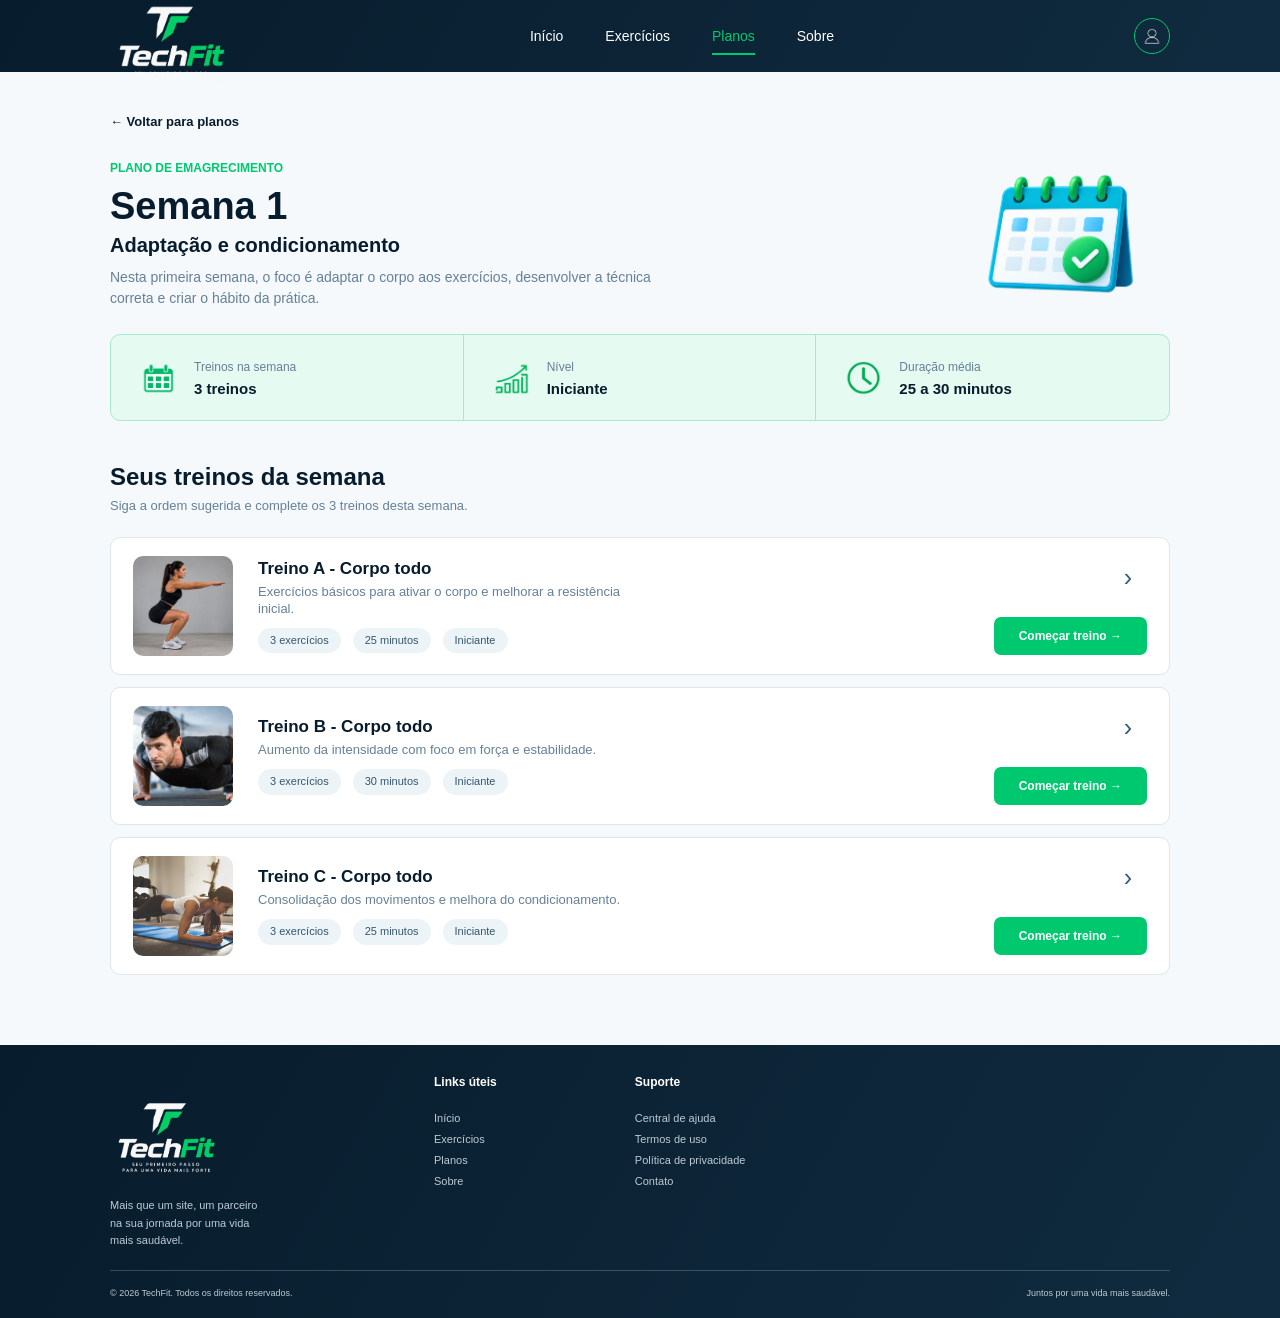
<file: pages/semana.html>
<!DOCTYPE html>
<html lang="pt-BR">

<head>

    <meta charset="UTF-8">
    <meta name="viewport" content="width=device-width, initial-scale=1.0">

    <link rel="stylesheet" href="../assets/css/style.css">
    <link rel="stylesheet" href="../assets/css/layout.css">
    <link rel="stylesheet" href="../assets/css/components.css">

    <title>Semana de Treino - TechFit</title>

</head>

<body>

    <!-- Header -->

    <header class="header">

        <section class="container header-content">

            <a href="../index.html" class="logo">
                <img
                    src="../assets/img/logo_techfit.png"
                    alt="Logo TechFit">
            </a>

            <nav class="menu">

                <a href="../index.html">
                    Início
                </a>

                <a href="exercicios.html">
                    Exercícios
                </a>

                <a href="planos.html" class="active">
                    Planos
                </a>

                <a href="sobre.html">
                    Sobre
                </a>

            </nav>

            <section class="header-actions">

                <a href="perfil.html" class="user-button">

                    <img
                        src="../assets/img/icon_user.png"
                        alt="Usuário">

                </a>

            </section>

        </section>

    </header>


    <!-- Semana -->

    <main class="week-page">

        <section class="container week-page-container">

            <!-- Voltar -->

            <a href="planos.html" class="week-back">
                ← Voltar para planos
            </a>


            <!-- Cabeçalho da semana -->

            <section class="week-page-header">

                <section class="week-page-text">

                    <p class="week-label" id="week-plan">
                        PLANO DE EMAGRECIMENTO
                    </p>

                    <h1 id="week-title">
                        Semana 1
                    </h1>

                    <h2 id="week-description">
                        Adaptação e condicionamento
                    </h2>

                    <p class="week-introduction" id="week-introduction">
                        Nesta primeira semana, o foco é adaptar o corpo aos exercícios,
                        desenvolver a técnica correta e criar o hábito da prática.
                    </p>

                </section>


                <section class="week-calendar-image">

                    <img
                        src="../assets/img/calendar.png"
                        alt="Calendário">

                </section>

            </section>
            
            <section class="week-info">

                <section class="week-info-item">

                    <img
                        src="../assets/img/icon_calendar.png"
                        alt="Calendário">

                    <section>

                        <p>Treinos na semana</p>

                        <strong id="week-workouts">
                            3 treinos
                        </strong>

                    </section>

                </section>


                <section class="week-info-item">

                    <img
                        src="../assets/img/icon_evolution.png"
                        alt="Nível">

                    <section>

                        <p>Nível</p>

                        <strong id="week-level">
                            Iniciante
                        </strong>

                    </section>

                </section>


                <section class="week-info-item">

                    <img
                        src="../assets/img/icon_clock.png"
                        alt="Duração">

                    <section>

                        <p>Duração média</p>

                        <strong id="week-duration">
                            25 a 30 minutos
                        </strong>

                    </section>

                </section>

            </section>


            <!-- Título dos treinos -->

            <section class="week-training-title">

                <h2>
                    Seus treinos da semana
                </h2>

                <p>
                    Siga a ordem sugerida e complete os 3 treinos desta semana.
                </p>

            </section>

            <!-- Treinos -->

            <section
                class="week-training-list"
                id="week-training-list">

            </section>

        </section>

    </main>


    <!-- Footer -->

    <footer class="footer">

        <section class="container footer-grid">

            <section class="footer-brand">

                <img
                    src="../assets/img/logo_techfit.png"
                    alt="Logo TechFit"
                    class="footer-logo">

                <p>
                    Mais que um site, um parceiro<br>
                    na sua jornada por uma vida<br>
                    mais saudável.
                </p>

            </section>


            <section class="footer-links">

                <h3>
                    Links úteis
                </h3>

                <a href="../index.html">
                    Início
                </a>

                <a href="exercicios.html">
                    Exercícios
                </a>

                <a href="planos.html">
                    Planos
                </a>

                <a href="sobre.html">
                    Sobre
                </a>

            </section>


            <section class="footer-links">

                <h3>
                    Suporte
                </h3>

                <a href="#">
                    Central de ajuda
                </a>

                <a href="#">
                    Termos de uso
                </a>

                <a href="#">
                    Política de privacidade
                </a>

                <a href="#">
                    Contato
                </a>

            </section>

        </section>


        <section class="container footer-bottom">

            <p>
                © 2026 TechFit. Todos os direitos reservados.
            </p>

            <p>
                Juntos por uma vida mais saudável.
            </p>

        </section>

    </footer>


    <script src="../assets/js/semana.js"></script>

</body>

</html>
</file>
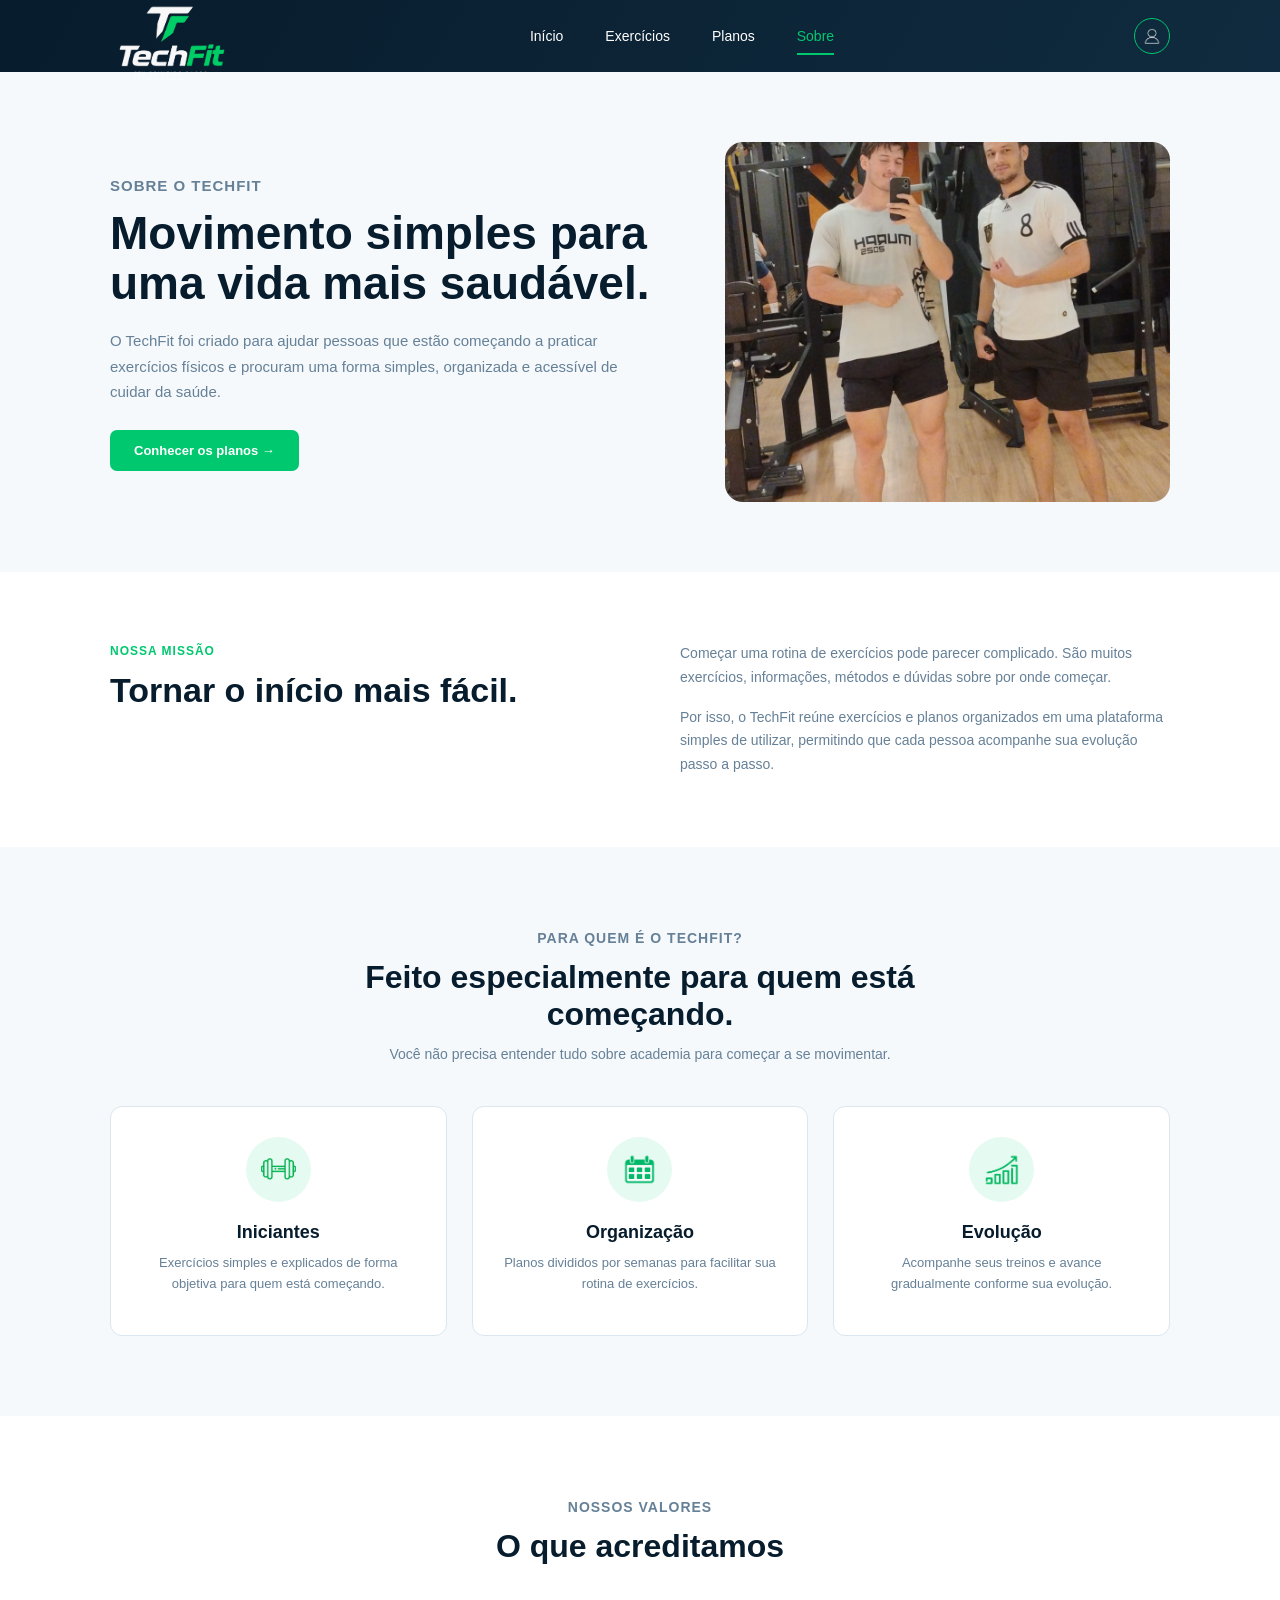
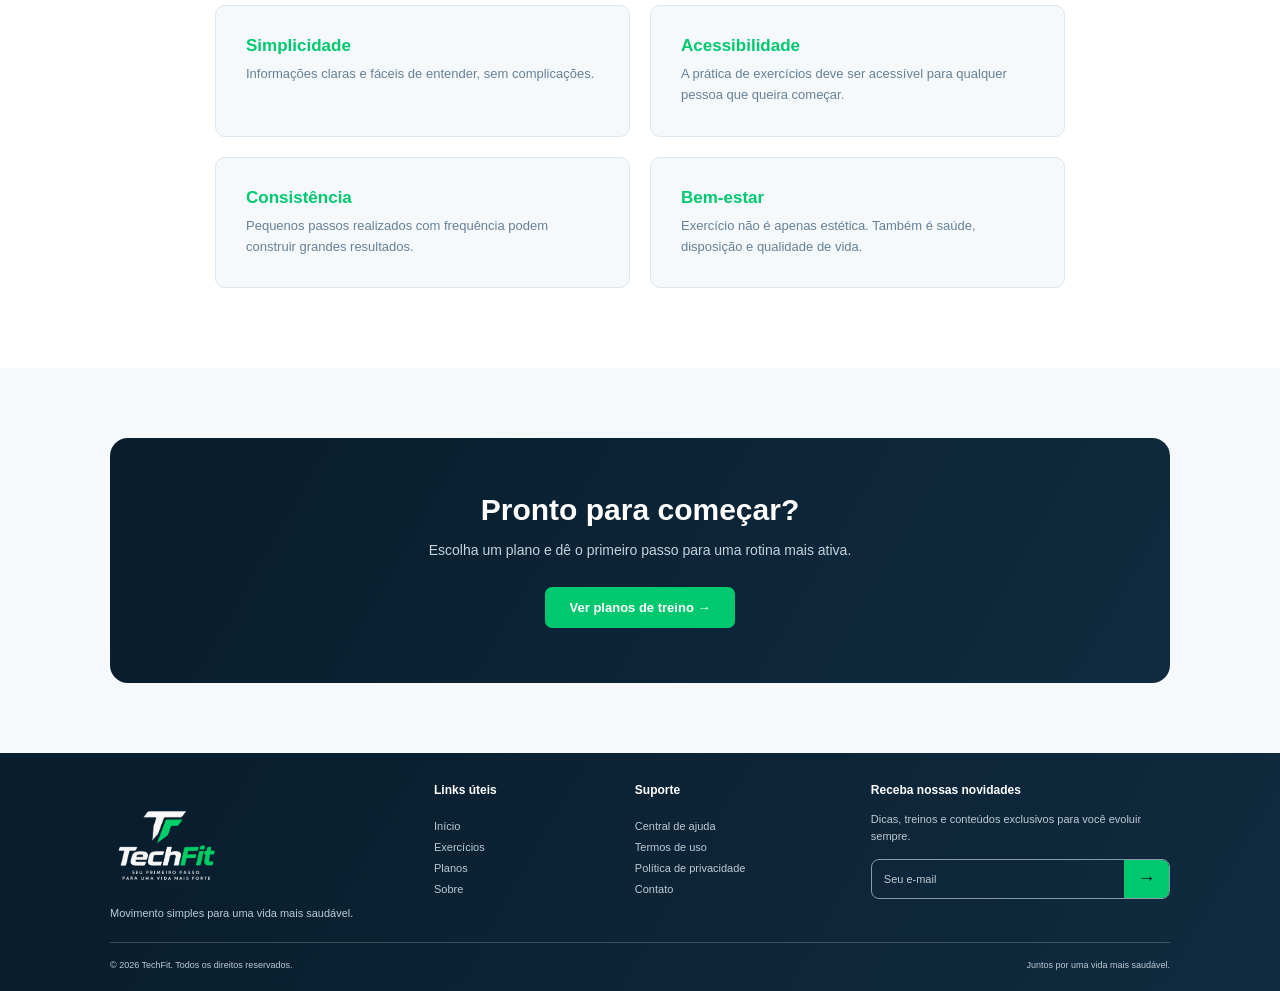
<file: pages/sobre.html>
<!DOCTYPE html>
<html lang="pt-BR">

<head>
    <meta charset="UTF-8">
    <meta name="viewport" content="width=device-width, initial-scale=1.0">

    <link rel="stylesheet" href="../assets/css/style.css">
    <link rel="stylesheet" href="../assets/css/layout.css">
    <link rel="stylesheet" href="../assets/css/components.css">

    <title>Sobre nós - TechFit</title>
</head>

<body>

    <!-- Header -->

    <header class="header">

        <section class="container header-content">

            <a href="../index.html" class="logo">
                <img
                    src="../assets/img/logo_techfit.png"
                    alt="Logo TechFit">
            </a>

            <nav class="menu">

                <a href="../index.html">
                    Início
                </a>

                <a href="exercicios.html">
                    Exercícios
                </a>

                <a href="planos.html">
                    Planos
                </a>

                <a href="sobre.html" class="active">
                    Sobre
                </a>

            </nav>

            <section class="header-actions">

                <a href="perfil.html" class="user-button">
                    <img
                        src="../assets/img/icon_user.png"
                        alt="Usuário">
                </a>

            </section>

        </section>

    </header>


    <!-- Conteúdo principal -->

    <main class="about-page">


        <!-- Apresentação -->

        <section class="about-hero">

            <section class="container about-hero-content">

                <section class="about-hero-text">

                    <p class="about-label">
                        SOBRE O TECHFIT
                    </p>

                    <h1>
                        Movimento simples para uma vida mais saudável.
                    </h1>

                    <p>
                        O TechFit foi criado para ajudar pessoas que estão
                        começando a praticar exercícios físicos e procuram
                        uma forma simples, organizada e acessível de cuidar
                        da saúde.
                    </p>

                    <a href="planos.html" class="about-button">
                        Conhecer os planos →
                    </a>

                </section>


                <section class="about-hero-image">

                    <img
                        src="../assets/img/nois.jpeg"
                        alt="Pessoa praticando exercício físico">

                </section>

            </section>

        </section>


        <!-- Nossa missão -->

        <section class="about-mission">

            <section class="container about-mission-content">

                <section class="about-mission-title">

                    <p class="about-label">
                        NOSSA MISSÃO
                    </p>

                    <h2>
                        Tornar o início mais fácil.
                    </h2>

                </section>


                <section class="about-mission-text">

                    <p>
                        Começar uma rotina de exercícios pode parecer
                        complicado. São muitos exercícios, informações,
                        métodos e dúvidas sobre por onde começar.
                    </p>

                    <p>
                        Por isso, o TechFit reúne exercícios e planos
                        organizados em uma plataforma simples de utilizar,
                        permitindo que cada pessoa acompanhe sua evolução
                        passo a passo.
                    </p>

                </section>

            </section>

        </section>


        <!-- Para quem é -->

        <section class="about-audience">

            <section class="container">

                <section class="about-section-title">

                    <p class="about-label">
                        PARA QUEM É O TECHFIT?
                    </p>

                    <h2>
                        Feito especialmente para quem está começando.
                    </h2>

                    <p>
                        Você não precisa entender tudo sobre academia para
                        começar a se movimentar.
                    </p>

                </section>


                <section class="about-audience-cards">


                    <section class="about-card">

                        <section class="about-card-icon">
                            <img
                                src="../assets/img/icon_halter.png"
                                alt="Exercícios">
                        </section>

                        <h3>
                            Iniciantes
                        </h3>

                        <p>
                            Exercícios simples e explicados de forma
                            objetiva para quem está começando.
                        </p>

                    </section>


                    <section class="about-card">

                        <section class="about-card-icon">
                            <img
                                src="../assets/img/icon_calendar.png"
                                alt="Planejamento">
                        </section>

                        <h3>
                            Organização
                        </h3>

                        <p>
                            Planos divididos por semanas para facilitar
                            sua rotina de exercícios.
                        </p>

                    </section>


                    <section class="about-card">

                        <section class="about-card-icon">
                            <img
                                src="../assets/img/icon_evolution.png"
                                alt="Evolução">
                        </section>

                        <h3>
                            Evolução
                        </h3>

                        <p>
                            Acompanhe seus treinos e avance gradualmente
                            conforme sua evolução.
                        </p>

                    </section>

                </section>

            </section>

        </section>


        <!-- Valores -->

        <section class="about-values">

            <section class="container">

                <section class="about-section-title">

                    <p class="about-label">
                        NOSSOS VALORES
                    </p>

                    <h2>
                        O que acreditamos
                    </h2>

                </section>


                <section class="about-values-grid">


                    <section class="about-value">

                        <h3>
                            Simplicidade
                        </h3>

                        <p>
                            Informações claras e fáceis de entender,
                            sem complicações.
                        </p>

                    </section>


                    <section class="about-value">

                        <h3>
                            Acessibilidade
                        </h3>

                        <p>
                            A prática de exercícios deve ser acessível
                            para qualquer pessoa que queira começar.
                        </p>

                    </section>


                    <section class="about-value">

                        <h3>
                            Consistência
                        </h3>

                        <p>
                            Pequenos passos realizados com frequência
                            podem construir grandes resultados.
                        </p>

                    </section>


                    <section class="about-value">

                        <h3>
                            Bem-estar
                        </h3>

                        <p>
                            Exercício não é apenas estética. Também é
                            saúde, disposição e qualidade de vida.
                        </p>

                    </section>

                </section>

            </section>

        </section>


        <!-- CTA -->

        <section class="about-cta">

            <section class="container about-cta-content">

                <h2>
                    Pronto para começar?
                </h2>

                <p>
                    Escolha um plano e dê o primeiro passo
                    para uma rotina mais ativa.
                </p>

                <a href="planos.html" class="about-cta-button">
                    Ver planos de treino →
                </a>

            </section>

        </section>

    </main>


    <!-- Footer -->

    <footer class="footer">

    <section class="container footer-grid">

        <section class="footer-brand">

            <img
                src="../assets/img/logo_techfit.png"
                alt="Logo TechFit"
                class="footer-logo">

            <p>
                Movimento simples para uma vida mais saudável.
            </p>

        </section>

        <section class="footer-links">
            <h3>Links úteis</h3>

            <a href="../index.html">Início</a>
            <a href="exercicios.html">Exercícios</a>
            <a href="planos.html">Planos</a>
            <a href="sobre.html">Sobre</a>
        </section>

        <section class="footer-links">
            <h3>Suporte</h3>

            <a href="#">Central de ajuda</a>
            <a href="#">Termos de uso</a>
            <a href="#">Política de privacidade</a>
            <a href="#">Contato</a>
        </section>

        <section class="newsletter">
            <h3>Receba nossas novidades</h3>

            <p>
                Dicas, treinos e conteúdos exclusivos
                para você evoluir sempre.
            </p>

            <form class="newsletter-form">
                <input type="email" placeholder="Seu e-mail">
                <button type="submit">→</button>
            </form>
        </section>

    </section>

    <section class="container footer-bottom">

        <p>© 2026 TechFit. Todos os direitos reservados.</p>

        <p>Juntos por uma vida mais saudável.</p>

    </section>

</footer>

</body>

</html>
</file>
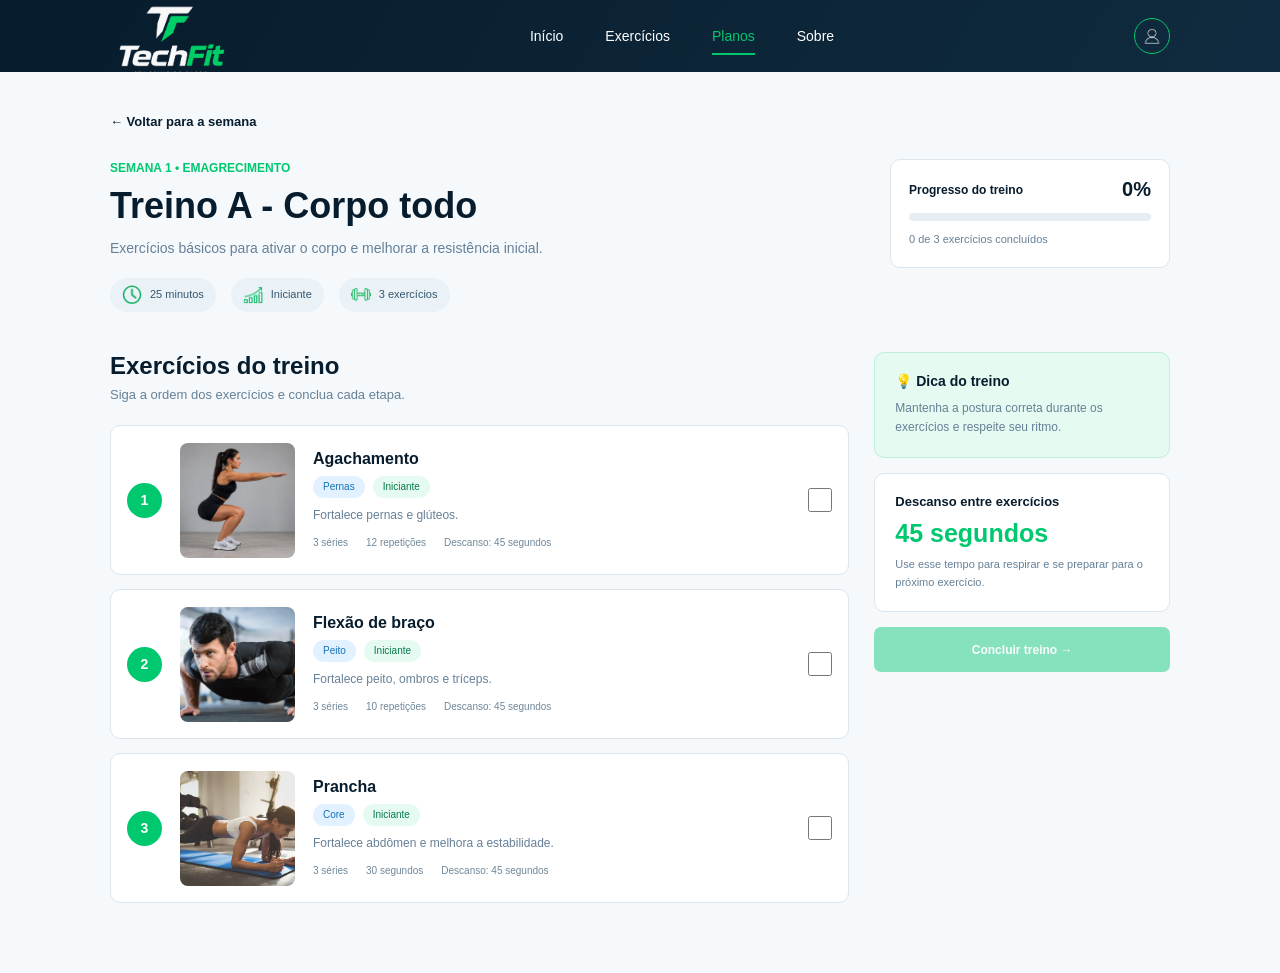
<file: pages/treino.html>
<!DOCTYPE html>
<html lang="pt-BR">

<head>

    <meta charset="UTF-8">

    <meta
        name="viewport"
        content="width=device-width, initial-scale=1.0">

    <link rel="stylesheet" href="../assets/css/style.css">
    <link rel="stylesheet" href="../assets/css/layout.css">
    <link rel="stylesheet" href="../assets/css/components.css">

    <title>Treino - TechFit</title>

</head>

<body>

    <!-- Header -->

    <header class="header">

        <section class="container header-content">

            <a href="../index.html" class="logo">

                <img
                    src="../assets/img/logo_techfit.png"
                    alt="Logo TechFit">

            </a>


            <nav class="menu">

                <a href="../index.html">
                    Início
                </a>

                <a href="exercicios.html">
                    Exercícios
                </a>

                <a href="planos.html" class="active">
                    Planos
                </a>

                <a href="sobre.html">
                    Sobre
                </a>

            </nav>


            <section class="header-actions">

                <a href="perfil.html" class="user-button">

                    <img
                        src="../assets/img/icon_user.png"
                        alt="Usuário">

                </a>

            </section>

        </section>

    </header>


    <!-- Treino -->

    <main class="training-page">

        <section class="container training-page-container">

            <!-- Voltar -->

            <a
                href="semana.html"
                class="training-back"
                id="training-back">

                ← Voltar para a semana

            </a>


            <!-- Cabeçalho -->

            <section class="training-header">

                <section class="training-header-text">

                    <p
                        class="training-label"
                        id="training-plan">

                        SEMANA 1 • PLANO DE EMAGRECIMENTO

                    </p>

                    <h1 id="training-title">
                        Treino A - Corpo todo
                    </h1>

                    <p
                        class="training-description"
                        id="training-description">

                        Exercícios básicos para ativar o corpo
                        e melhorar a resistência inicial.

                    </p>


                    <section class="training-meta">

                        <section class="training-meta-item">

                            <img
                                src="../assets/img/icon_clock.png"
                                alt="Tempo">

                            <p id="training-duration">
                                25 minutos
                            </p>

                        </section>


                        <section class="training-meta-item">

                            <img
                                src="../assets/img/icon_evolution.png"
                                alt="Nível">

                            <p id="training-level">
                                Iniciante
                            </p>

                        </section>


                        <section class="training-meta-item">

                            <img
                                src="../assets/img/icon_halter.png"
                                alt="Exercícios">

                            <p id="training-exercise-count">
                                3 exercícios
                            </p>

                        </section>

                    </section>

                </section>


                <!-- Progresso -->

                <section class="training-progress-card">

                    <section class="training-progress-header">

                        <h3>
                            Progresso do treino
                        </h3>

                        <strong id="training-progress-percent">
                            0%
                        </strong>

                    </section>


                    <section class="training-progress-bar">

                        <section
                            class="training-progress-value"
                            id="training-progress-value">
                        </section>

                    </section>


                    <p id="training-progress-text">
                        0 de 3 exercícios concluídos
                    </p>

                </section>

            </section>


            <!-- Conteúdo -->

            <section class="training-main">

                <!-- Lista -->

                <section class="training-exercises">

                    <section class="training-section-title">

                        <h2>
                            Exercícios do treino
                        </h2>

                        <p>
                            Siga a ordem dos exercícios
                            e conclua cada etapa.
                        </p>

                    </section>


                    <section
                        class="training-exercise-list"
                        id="training-exercise-list">

                        <!-- JavaScript cria os exercícios -->

                    </section>

                </section>


                <!-- Lateral -->

                <aside class="training-sidebar">

                    <section class="training-tip">

                        <h3>
                            💡 Dica do treino
                        </h3>

                        <p>
                            Mantenha a postura correta durante
                            os exercícios e respeite seu ritmo.
                        </p>

                    </section>


                    <section class="training-rest">

                        <h3>
                            Descanso entre exercícios
                        </h3>

                        <strong>
                            45 segundos
                        </strong>

                        <p>
                            Use esse tempo para respirar
                            e se preparar para o próximo exercício.
                        </p>

                    </section>


                    <button
                        class="finish-training-button"
                        id="finish-training-button"
                        disabled>

                        Concluir treino →

                    </button>

                </aside>

            </section>

        </section>

    </main>


    <script src="../assets/js/treino.js"></script>

</body>

</html>
</file>
<file: assets/css/style.css>
:root {
    --green: #00c86f;
    --green-dark: #00ad5f;
    --green-light: #e5faf1;

    --navy: #071c2c;
    --navy-light: #123044;

    --text: #10283c;
    --text-light: #668097;

    --white: #ffffff;
    --background: #f5f9fc;

    --yellow: #ffc400;

    --border: #dce6ee;

    --container: 1060px;
}

* {
    margin: 0;
    padding: 0;
    box-sizing: border-box;
}

html {
    scroll-behavior: smooth;
}

body {
    font-family: Arial, Helvetica, sans-serif;
    color: var(--text);
    background: var(--white);
}

img {
    display: block;
    max-width: 100%;
}

a {
    color: inherit;
    text-decoration: none;
}

button,
input {
    font: inherit;
}

button {
    border: none;
    cursor: pointer;
}

h1,
h2,
h3 {
    color: var(--navy);
}

p {
    color: var(--text-light);
    line-height: 1.6;
}
</file>
<file: assets/css/layout.css>
.container {
    width: min(90%, var(--container));
    margin: 0 auto;
}


/* Header */

.header {
    width: 100%;
    height: 72px;

    background: linear-gradient(
        120deg,
        #071c2c,
        #102b3f
    );
}

.header-content {
    height: 100%;

    display: flex;
    align-items: center;
    justify-content: space-between;
}

.logo {
    width: 120px;
}

.menu {
    display: flex;
    align-items: center;
    gap: 42px;
}

.header-actions {
    display: flex;
    align-items: center;
    gap: 14px;
}

.header-user-name {
    color: var(--white);
    font-size: 14px;
    font-weight: 500;
    white-space: nowrap;
}


/* Hero */

.hero {
    width: 100%;
    height: 340px;
    overflow: hidden;

    margin-top: 25px;
}

.hero-content {
    height: 340px;
    position: relative;
}

.hero-image {
    width: 100%;
    height: 100%;

    position: absolute;
    inset: 0;

    z-index: 1;
}

.hero-image img {
    width: 100%;
    height: 100%;

    object-fit: cover;
    object-position: center;

    display: block;
}

.hero-content::after {
    content: "";

    position: absolute;
    top: 0;
    left: 0;

    width: 65%;
    height: 100%;

    z-index: 2;

    background: linear-gradient(
        90deg,
        #f5f9fc 0%,
        #f5f9fc 55%,
        rgba(245, 249, 252, 0) 100%
    );

    pointer-events: none;
}

.hero-text {
    width: 50%;
    height: 100%;

    position: relative;
    z-index: 3;

    display: flex;
    flex-direction: column;
    justify-content: center;
}

/* Botões */
.hero-buttons {
    display: flex;
    align-items: center;

    gap: 14px;
    margin-top: 20px;
}


/* Benefits */

.benefits {
    background: var(--white);
}

.benefits-grid {
    min-height: 130px;

    display: grid;
    grid-template-columns: repeat(3, 1fr);
    align-items: center;
}

.benefit {
    display: flex;
    align-items: center;
    justify-content: center;

    gap: 20px;

    min-height: 70px;
}

.benefit:not(:last-child) {
    border-right: 1px solid var(--border);
}


/* Como funciona */

.how-it-works {
    padding: 42px 0 30px;

    background:
        linear-gradient(
            180deg,
            #f2f8fc 0%,
            #ffffff 100%
        );
}

.how-content {
    display: grid;

    grid-template-columns:
        minmax(250px, 1fr)
        minmax(600px, 2fr);

    gap: 50px;

    align-items: start;
}

.steps {
    display: flex;
    align-items: flex-start;
    justify-content: space-between;

    gap: 25px;
}

.step {
    flex: 1;
}

.step-top {
    display: flex;
    align-items: center;

    gap: 20px;

    margin-bottom: 10px;
}

.step-top img {
    width: 35px;
    height: 35px;

    object-fit: contain;
}

.step-top img.icon-video {
    width: 50px;
    height: 50px;
}

.step-arrow {
    margin-top: 25px;
}


/* CTA */

.cta-section {
    padding: 20px 0 30px;

    background: var(--white);
}

.cta-banner {
    height: 170px;

    position: relative;

    overflow: hidden;

    border-radius: 10px;
}

.cta-background {
    position: absolute;

    width: 100%;
    height: 100%;

    object-fit: cover;
}

.cta-content {
    position: relative;
    z-index: 2;

    width: 40%;
    height: 100%;

    margin-left: auto;
    padding-right: 30px;

    display: flex;
    flex-direction: column;
    justify-content: center;
    align-items: flex-start;
}


/* Footer */

.footer {
    background:
        linear-gradient(
            120deg,
            #071c2c,
            #102b3f
        );

    padding: 30px 0 18px;
}

.footer-grid {
    display: grid;

    grid-template-columns:
        1.5fr
        0.8fr
        1fr
        1.7fr;

    gap: 60px;
}

.footer-bottom {
    display: flex;
    align-items: center;
    justify-content: space-between;

    margin-top: 20px;
    padding-top: 15px;

    border-top: 1px solid rgba(255, 255, 255, 0.2);
}

/* Página de exercícios */

.exercise-hero {
    width: 100%;
    height: 330px;
    overflow: hidden;
}

.exercise-hero-content {
    height: 100%;

    position: relative;

    display: flex;
    align-items: center;
}

.exercise-hero-text {
    position: relative;
    z-index: 2;

    width: 55%;
}

.exercise-hero-image {
    position: absolute;

    top: 0;
    right: 0;

    width: 58%;
    height: 100%;
}

.exercise-hero-image img {
    width: 100%;
    height: 100%;

    object-fit: contain;
    object-position: right center;
}


/* Filtros */

.exercise-section {
    padding: 28px 0 60px;
}

.exercise-filters {
    display: flex;
    align-items: center;

    gap: 20px;

    margin-bottom: 28px;
}


/* Lista */

.exercise-list {
    display: flex;
    flex-direction: column;

    gap: 18px;
}

.exercise-card {
    min-height: 135px;

    display: flex;
    align-items: center;

    position: relative;

    padding: 12px;
}

.exercise-image {
    width: 180px;
    height: 110px;

    flex-shrink: 0;

    object-fit: cover;
}

.exercise-info {
    margin-left: 30px;
}

.exercise-tags {
    display: flex;

    gap: 10px;

    margin: 8px 0;
}

.exercise-arrow {
    position: absolute;

    right: 25px;
    top: 50%;

    transform: translateY(-50%);
}

/* Página de planos */

.plans-page {
    padding-bottom: 50px;
}


/* Apresentação */

.plans-hero {
    width: 100%;

    padding: 55px 0 30px;
}

.plans-hero-content {
    min-height: 210px;

    display: flex;
    align-items: center;
    justify-content: space-between;
}

.plans-hero-text {
    width: 65%;
}

.plans-description {
    max-width: 650px;
}

.plans-hero-image {
    width: 220px;
    height: 190px;

    display: flex;
    align-items: center;
    justify-content: center;
}

.plans-hero-image img {
    width: 100%;
    height: 100%;

    object-fit: contain;
}


/* Tipos de plano */

.plan-types {
    padding-bottom: 35px;
}

.plan-types-grid {
    display: grid;
    grid-template-columns: repeat(4, 1fr);

    gap: 18px;
}

.plan-type {
    height: 125px;

    display: flex;
    flex-direction: column;
    align-items: center;
    justify-content: center;

    gap: 12px;
}

.plan-type-icon {
    height: 35px;

    display: flex;
    align-items: center;
    justify-content: center;
}


/* Conteúdo do plano */

.plan-title {
    margin-bottom: 25px;
}

.plan-title p {
    max-width: 650px;
}


/* Informações */

.plan-information {
    min-height: 85px;

    display: grid;
    grid-template-columns: repeat(3, 1fr);

    margin-bottom: 25px;
}

.plan-information-item {
    display: flex;
    align-items: center;

    gap: 15px;

    padding: 0 30px;
}

.plan-information-item:not(:last-child) {
    border-right: 1px solid #bcebd7;
}

.plan-information-icon {
    width: 35px;
    height: 35px;

    display: flex;
    align-items: center;
    justify-content: center;

    flex-shrink: 0;
}


/* Semanas */

.weeks-list {
    display: flex;
    flex-direction: column;

    gap: 12px;
}

.week-card {
    min-height: 75px;

    display: flex;
    align-items: center;

    padding: 12px 20px;
}

.week-icon {
    width: 45px;
    height: 45px;

    display: flex;
    align-items: center;
    justify-content: center;

    flex-shrink: 0;
}

.week-description {
    flex: 1;

    margin-left: 15px;
}

.week-training {
    margin-right: 35px;
}

.week-arrow {
    width: 20px;
}


/* Botão */

.plan-details-button {
    width: 100%;
    min-height: 45px;

    display: flex;
    align-items: center;
    justify-content: center;

    gap: 12px;

    margin-top: 25px;
}

/* Responsividade */

@media (max-width: 900px) {

    .menu {
        display: none;
    }

    .hero-content {
        grid-template-columns: 1fr;
    }

    .hero-text {
        padding: 50px 0;
    }

    .hero-image {
        height: 300px;
    }

    .benefits-grid {
        grid-template-columns: 1fr;
    }

    .benefit {
        padding: 25px 0;
    }

    .benefit:not(:last-child) {
        border-right: none;
        border-bottom: 1px solid var(--border);
    }

    .how-content {
        grid-template-columns: 1fr;
    }

    .steps {
        flex-direction: column;
    }

    .step-arrow {
        display: none;
    }

    .footer-grid {
        grid-template-columns: repeat(2, 1fr);
    }

    .plans-hero-text {
    width: 60%;
    }

    .plans-hero-image {
        width: 180px;
    }

    .plan-types-grid {
        grid-template-columns: repeat(2, 1fr);
    }

    .plan-information-item {
        padding: 0 15px;
    }
}


@media (max-width: 600px) {

    .header {
        height: 65px;
    }

    .header-actions .btn-outline {
        display: none;
    }

    .hero-content {
        width: 100%;
    }

    .hero-text {
        width: 90%;
        margin: auto;
    }

    .hero-buttons {
        flex-direction: column;
        align-items: stretch;
    }

    .hero-image {
        height: 240px;
    }

    .cta-content {
        padding: 30px;
    }

    .footer-grid {
        grid-template-columns: 1fr;
    }

    .footer-bottom {
        flex-direction: column;
        align-items: flex-start;

        gap: 10px;
    }

        .exercise-hero {
        height: 380px;
    }

    .exercise-hero-text {
        width: 100%;
    }

    .exercise-hero-image {
        opacity: 0.25;
        width: 100%;
    }

    .exercise-filters {
        overflow-x: auto;
    }

    .filter {
        flex-shrink: 0;
    }

    .exercise-card {
        min-height: 110px;
    }

    .exercise-image {
        width: 110px;
        height: 90px;
    }

    .exercise-info {
        margin-left: 15px;
    }

    .exercise-info p {
        display: none;
    }

    .plans-hero {
    padding-top: 35px;
    }

    .plans-hero-content {
        flex-direction: column;
        align-items: flex-start;
    }

    .plans-hero-text {
        width: 100%;
    }

    .plans-hero-image {
        width: 150px;
        height: 130px;

        margin: 20px auto 0;
    }

    .plan-types-grid {
        grid-template-columns: repeat(2, 1fr);

        gap: 10px;
    }

    .plan-type {
        height: 100px;
    }

    .plan-information {
        grid-template-columns: 1fr;
    }

    .plan-information-item {
        padding: 15px 20px;
    }

    .plan-information-item:not(:last-child) {
        border-right: none;
        border-bottom: 1px solid #bcebd7;
    }

    .week-training {
        display: none;
    }

    .week-card {
        padding: 10px;
    }

    .week-description {
        margin-left: 10px;
    }

}


/* Cadastro */

.register {
    min-height: calc(100vh - 72px);

    display: flex;
    align-items: center;
    justify-content: center;

    padding: 45px 20px;
}

.register-container {
    width: 1000px;
    max-width: 100%;
    min-height: 570px;

    display: grid;
    grid-template-columns: 45% 55%;

    overflow: hidden;
}

.register-intro {
    position: relative;

    min-height: 570px;

    padding: 35px 45px;

    overflow: hidden;
}

.register-intro-text {
    position: relative;
    z-index: 3;

    width: 100%;

    margin-top: 55px;

    text-align: center;
}

.register-intro-text p {
    max-width: 330px;

    margin: 10px auto 0;

    text-align: center;
}

.register-image {
    position: absolute;

    left: 0;
    bottom: 0;

    width: 72%;
    height: 65%;

    z-index: 2;
}

.register-image img {
    width: 100%;
    height: 100%;

    object-fit: contain;
    object-position: left bottom;
}

.register-message {
    position: absolute;

    right: 35px;
    bottom: 75px;

    z-index: 3;
}

.register-form-area {
    display: flex;
    align-items: center;
    justify-content: center;

    padding: 30px 55px;
}

.register-form {
    width: 100%;
    max-width: 420px;
}

.register-title {
    margin-bottom: 22px;

    text-align: center;
}

.register-form form {
    display: flex;
    flex-direction: column;
}

.input-group {
    width: 100%;
    height: 44px;

    display: flex;
    align-items: center;

    margin: 6px 0 13px;
}

.input-group section {
    width: 42px;

    display: flex;
    align-items: center;
    justify-content: center;

    flex-shrink: 0;
}

.input-group input {
    width: 100%;
    height: 100%;

    padding-right: 15px;
}

.register-terms {
    display: flex;
    align-items: flex-start;

    gap: 9px;

    margin: 3px 0 16px;
}

.register-terms input {
    margin-top: 3px;

    flex-shrink: 0;
}

.register-button {
    width: 100%;
    height: 43px;
}

.register-divider {
    display: flex;
    align-items: center;

    gap: 15px;

    margin: 17px 0;
}

.register-divider section {
    height: 1px;

    flex: 1;
}

.google-button {
    width: 100%;
    height: 43px;
}

.login-link {
    margin-top: 17px;

    text-align: center;
}

/* Dashboard */

.dashboard {
    width: 100%;
    min-height: 100vh;

    display: flex;
}


/* Menu lateral */

.sidebar {
    width: 220px;
    min-height: 100vh;

    flex-shrink: 0;

    padding: 25px 20px;
}

.dashboard-logo {
    width: 125px;

    display: block;

    margin: 0 auto 35px;
}

.sidebar-menu {
    display: flex;
    flex-direction: column;

    gap: 10px;
}

.sidebar-link {
    min-height: 42px;

    display: flex;
    align-items: center;

    gap: 15px;

    padding: 0 15px;
}

.sidebar-link img {
    width: 20px;
    height: 20px;

    object-fit: contain;
}


/* Área principal */

.dashboard-area {
    min-width: 0;
    flex: 1;
}


/* Header */

.dashboard-header {
    height: 65px;

    display: flex;
    align-items: center;
    justify-content: flex-end;

    padding: 0 35px;
}

.dashboard-user {
    display: flex;
    align-items: center;

    gap: 9px;
}

.dashboard-user img {
    width: 34px;
    height: 34px;

    object-fit: cover;
}

.dashboard-user-arrow {
    margin-left: 5px;
}


/* Conteúdo */

.dashboard-content {
    position: relative;

    max-width: 1100px;

    margin: 0 auto;

    padding: 45px 35px;
}


/* Saudação */

.dashboard-welcome {
    margin-bottom: 30px;
}


/* Progresso */

.progress-card {
    position: absolute;

    top: 30px;
    right: 35px;

    width: 280px;

    padding: 18px;
}

.progress-header {
    display: flex;
    align-items: flex-end;
    justify-content: space-between;

    margin-bottom: 10px;
}

.progress-bar {
    width: 100%;
    height: 8px;

    overflow: hidden;
}

.progress-value {
    width: 25%;
    height: 100%;
}


/* Estatísticas */

.dashboard-stats {
    display: grid;
    grid-template-columns: repeat(3, 1fr);

    gap: 18px;

    margin-top: 25px;
}

.stat-card {
    min-height: 120px;

    display: flex;
    align-items: center;

    gap: 20px;

    padding: 20px;
}

.stat-icon {
    width: 55px;
    height: 55px;

    flex-shrink: 0;

    display: flex;
    align-items: center;
    justify-content: center;
}

.stat-icon img {
    width: 30px;
    height: 30px;

    object-fit: contain;
}

.stat-information {
    display: flex;
    flex-direction: column;
}


/* Parte inferior */

.dashboard-bottom {
    display: grid;
    grid-template-columns: 2fr 1fr;

    gap: 25px;

    margin-top: 30px;
}


/* Próximo treino */

.next-workout h2 {
    margin-bottom: 15px;
}

.workout-card {
    min-height: 150px;

    display: flex;
    align-items: center;

    gap: 20px;

    padding: 15px;
}

.workout-image {
    width: 115px;
    height: 115px;

    object-fit: cover;
}

.workout-information {
    flex: 1;
}

.workout-button {
    width: fit-content;

    display: flex;
    align-items: center;

    gap: 10px;

    margin-top: 15px;
    padding: 10px 20px;
}


/* Motivação */

.motivation-card {
    min-height: 210px;

    display: flex;
    flex-direction: column;
    align-items: center;
    justify-content: center;

    text-align: center;

    padding: 25px;
}

.motivation-card img {
    width: 45px;
    height: 45px;

    object-fit: contain;

    margin-bottom: 15px;
}

/* Página da semana */

.week-page {
    min-height: 700px;
    padding: 40px 0 70px;

    background: #f5f9fc;
}

.week-page-container {
    max-width: 1060px;
}

.week-back {
    display: inline-block;

    margin-bottom: 30px;
}


/* Cabeçalho da semana */

.week-page-header {
    display: flex;
    align-items: center;
    justify-content: space-between;

    margin-bottom: 25px;
}

.week-page-text {
    width: 60%;
}

.week-calendar-image {
    width: 220px;

    display: flex;
    justify-content: center;
}

.week-calendar-image img {
    width: 170px;
}


/* Informações */

.week-info {
    width: 100%;

    display: grid;
    grid-template-columns: repeat(3, 1fr);

    margin-bottom: 42px;
}

.week-info-item {
    min-height: 85px;

    display: flex;
    align-items: center;

    gap: 18px;

    padding: 18px 30px;
}

.week-info-item img {
    width: 35px;
    height: 35px;

    object-fit: contain;
}

.week-info-item:not(:last-child) {
    border-right: 1px solid #a7e9cd;
}


/* Título */

.week-training-title {
    margin-bottom: 20px;
}


/* Lista */

.week-training-list {
    display: flex;
    flex-direction: column;

    gap: 12px;
}


/* Card */

.training-card {
    min-height: 135px;

    display: flex;
    align-items: center;

    padding: 18px 22px;
}

.training-card-icon {
    width: 100px;
    height: 100px;

    flex-shrink: 0;

    display: flex;
    align-items: center;
    justify-content: center;

    margin-right: 25px;

    overflow: hidden;
}

.training-card-icon img {
    width: 100%;
    height: 100%;

    object-fit: cover;
}

.training-card-content {
    flex: 1;
}

.training-tags {
    display: flex;

    gap: 12px;

    margin-top: 10px;
}

.training-card-actions {
    width: 190px;

    display: flex;
    flex-direction: column;
    align-items: flex-end;

    gap: 20px;
}

/* Página de treino */

.training-page {
    min-height: 750px;

    padding: 40px 0 70px;

    background: #f5f9fc;
}

.training-page-container {
    max-width: 1060px;
}


/* Voltar */

.training-back {
    display: inline-block;

    margin-bottom: 30px;
}


/* Cabeçalho */

.training-header {
    display: flex;
    align-items: flex-start;
    justify-content: space-between;

    gap: 40px;

    margin-bottom: 40px;
}

.training-header-text {
    flex: 1;
}

.training-description {
    max-width: 600px;
}

.training-meta {
    display: flex;
    align-items: center;

    gap: 15px;

    margin-top: 18px;
}

.training-meta-item {
    display: flex;
    align-items: center;

    gap: 8px;

    padding: 7px 12px;
}

.training-meta-item img {
    width: 20px;
    height: 20px;

    object-fit: contain;
}


/* Progresso */

.training-progress-card {
    width: 280px;

    flex-shrink: 0;

    padding: 18px;
}

.training-progress-header {
    display: flex;
    align-items: center;
    justify-content: space-between;

    margin-bottom: 12px;
}

.training-progress-bar {
    width: 100%;
    height: 8px;

    overflow: hidden;

    margin-bottom: 10px;
}

.training-progress-value {
    width: 0;
    height: 100%;
}


/* Conteúdo */

.training-main {
    display: grid;

    grid-template-columns:
        minmax(0, 2fr)
        minmax(250px, 0.8fr);

    gap: 25px;

    align-items: start;
}


/* Exercícios */

.training-section-title {
    margin-bottom: 20px;
}

.training-exercise-list {
    display: flex;
    flex-direction: column;

    gap: 14px;
}

.training-exercise-card {
    min-height: 150px;

    display: flex;
    align-items: center;

    gap: 18px;

    padding: 16px;
}

.training-exercise-number {
    width: 35px;
    height: 35px;

    flex-shrink: 0;

    display: flex;
    align-items: center;
    justify-content: center;
}

.training-exercise-image {
    width: 115px;
    height: 115px;

    flex-shrink: 0;

    object-fit: cover;
}

.training-exercise-info {
    flex: 1;
}

.training-exercise-tags {
    display: flex;

    gap: 8px;

    margin: 8px 0;
}

.training-exercise-details {
    display: flex;

    gap: 18px;

    margin-top: 10px;
}

.exercise-complete {
    width: 24px;
    height: 24px;

    flex-shrink: 0;
}


/* Lateral */

.training-sidebar {
    display: flex;
    flex-direction: column;

    gap: 15px;
}

.training-tip,
.training-rest {
    padding: 20px;
}

.finish-training-button {
    min-height: 45px;
}

/* Página de treino */

.training-back {
    color: var(--navy);

    font-size: 13px;
    font-weight: 700;
}

.training-back:hover {
    color: var(--green);
}


/* Cabeçalho */

.training-label {
    margin-bottom: 7px;

    color: var(--green);

    font-size: 12px;
    font-weight: 700;
}

.training-header h1 {
    margin-bottom: 10px;

    font-size: 36px;
}

.training-description {
    font-size: 14px;
}

.training-meta-item {
    border-radius: 20px;

    background: #eaf2f7;
}

.training-meta-item p {
    color: #35566e;

    font-size: 11px;
}


/* Progresso */

.training-progress-card {
    border: 1px solid var(--border);
    border-radius: 10px;

    background: var(--white);
}

.training-progress-header h3 {
    font-size: 12px;
}

.training-progress-header strong {
    color: var(--navy);

    font-size: 20px;
}

.training-progress-bar {
    border-radius: 10px;

    background: #e7eef3;
}

.training-progress-value {
    border-radius: 10px;

    background: var(--green);

    transition: width 0.3s;
}

.training-progress-card > p {
    font-size: 11px;
}


/* Título */

.training-section-title h2 {
    margin-bottom: 5px;

    font-size: 24px;
}

.training-section-title p {
    font-size: 13px;
}


/* Cards */

.training-exercise-card {
    border: 1px solid var(--border);
    border-radius: 10px;

    background: var(--white);
}

.training-exercise-number {
    border-radius: 50%;

    color: var(--white);
    background: var(--green);

    font-size: 14px;
    font-weight: 700;
}

.training-exercise-image {
    border-radius: 8px;
}

.training-exercise-info h3 {
    font-size: 16px;
}

.training-exercise-info > p {
    font-size: 12px;
}

.training-exercise-tags p {
    padding: 3px 10px;

    border-radius: 15px;

    font-size: 10px;
}

.training-exercise-tags p:first-child {
    color: #1672b7;
    background: #e1f1ff;
}

.training-exercise-tags p:last-child {
    color: #087b48;
    background: var(--green-light);
}

.training-exercise-details p {
    color: #6e8799;

    font-size: 10px;
}


/* Checkbox */

.exercise-complete {
    accent-color: var(--green);

    cursor: pointer;
}


/* Dica */

.training-tip {
    border: 1px solid #bfeeda;
    border-radius: 10px;

    background: var(--green-light);
}

.training-tip h3 {
    margin-bottom: 10px;

    font-size: 14px;
}

.training-tip p {
    font-size: 12px;
}


/* Descanso */

.training-rest {
    border: 1px solid var(--border);
    border-radius: 10px;

    background: var(--white);
}

.training-rest h3 {
    margin-bottom: 10px;

    font-size: 13px;
}

.training-rest strong {
    display: block;

    margin-bottom: 8px;

    color: var(--green);

    font-size: 25px;
}

.training-rest p {
    font-size: 11px;
}


/* Finalizar */

.finish-training-button {
    border-radius: 7px;

    color: var(--white);
    background: var(--green);

    font-size: 12px;
    font-weight: 700;

    transition: 0.2s;
}

.finish-training-button:disabled {
    opacity: 0.45;

    cursor: not-allowed;
}

.finish-training-button:not(:disabled):hover {
    background: var(--green-dark);
}

/* Página Sobre */

.about-page {
    background: var(--background);
}


/* Hero */

.about-hero {
    padding: 70px 0;
}

.about-hero-content {
    display: flex;
    align-items: center;
    justify-content: space-between;
    gap: 60px;
}

.about-hero-text {
    width: 52%;
}

.about-hero-image {
    width: 42%;
}

.about-hero-image img {
    width: 100%;
    height: 360px;

    object-fit: cover;

    border-radius: 18px;
}

.about-hero-text h1 {
    max-width: 600px;

    margin-bottom: 20px;
}

.about-hero-text > p {
    max-width: 550px;
}


/* Missão */

.about-mission {
    padding: 70px 0;

    background: var(--white);
}

.about-mission-content {
    display: grid;

    grid-template-columns: 1fr 1fr;

    gap: 80px;

    align-items: start;
}

.about-mission-text {
    display: flex;

    flex-direction: column;

    gap: 16px;
}


/* Título das seções */

.about-section-title {
    max-width: 650px;

    margin: 0 auto 40px;

    text-align: center;
}


/* Para quem é */

.about-audience {
    padding: 80px 0;
}

.about-audience-cards {
    display: grid;

    grid-template-columns: repeat(3, 1fr);

    gap: 25px;
}

.about-card {
    min-height: 230px;

    padding: 30px;

    text-align: center;
}

.about-card-icon {
    width: 65px;
    height: 65px;

    display: flex;
    align-items: center;
    justify-content: center;

    margin: 0 auto 20px;
}

.about-card-icon img {
    width: 35px;
    height: 35px;

    object-fit: contain;
}


/* Valores */

.about-values {
    padding: 80px 0;

    background: var(--white);
}

.about-values-grid {
    display: grid;

    grid-template-columns: repeat(2, 1fr);

    gap: 20px;

    max-width: 850px;

    margin: 0 auto;
}

.about-value {
    padding: 30px;
}


/* CTA */

.about-cta {
    padding: 70px 0;
}

.about-cta-content {
    padding: 55px;

    text-align: center;
}

.about-cta-content p {
    margin: 12px 0 25px;
}

/* Página de Progresso */

.progress-page {
    min-height: 100vh;
    padding: 50px 0 70px;
    background: var(--background);
}

.progress-container {
    max-width: 1060px;
}

.progress-header {
    display: block;
    margin-bottom: 32px;
}
.progress-summary {
    display: grid;
    grid-template-columns: repeat(4, 1fr);
    gap: 15px;
    margin-bottom: 38px;
}

.progress-summary-card {
    min-height: 90px;
    display: flex;
    align-items: center;
    gap: 14px;
    padding: 18px 20px;
}

.progress-summary-card img {
    width: 34px;
    height: 34px;
    object-fit: contain;
    flex-shrink: 0;
}

.progress-content {
    display: grid;
    grid-template-columns: 1.4fr 0.9fr;
    gap: 20px;
    margin-bottom: 40px;
}

.progress-week-card {
    padding: 22px;
}

.progress-week-info {
    display: flex;
    align-items: center;
    justify-content: space-between;
}

.progress-week-info img {
    width: 34px;
    height: 34px;
    object-fit: contain;
}

.progress-week-bar {
    width: 100%;
    height: 7px;
    margin: 18px 0 20px;
    overflow: hidden;
}

.progress-week-value {
    width: 75%;
    height: 100%;
}

.progress-days {
    display: grid;
    grid-template-columns: repeat(5, 1fr);
    gap: 10px;
}

.progress-day {
    min-height: 58px;
    display: flex;
    flex-direction: column;
    align-items: center;
    justify-content: center;
}

.achievement-list {
    display: flex;
    flex-direction: column;
    gap: 12px;
}

.achievement-card {
    min-height: 74px;
    display: flex;
    align-items: center;
    gap: 14px;
    padding: 14px 16px;
}

.achievement-icon {
    width: 42px;
    height: 42px;
    display: flex;
    align-items: center;
    justify-content: center;
    flex-shrink: 0;
}

.achievement-icon img {
    width: 24px;
    height: 24px;
    object-fit: contain;
}

.progress-history-list {
    display: flex;
    flex-direction: column;
    gap: 12px;
}

.progress-history-card {
    min-height: 66px;
    display: flex;
    align-items: center;
    justify-content: space-between;
    padding: 16px 20px;
}

.progress-history-main {
    display: flex;
    align-items: center;
    gap: 14px;
}

.progress-history-icon {
    width: 40px;
    height: 40px;
    display: flex;
    align-items: center;
    justify-content: center;
    flex-shrink: 0;
}

.progress-history-icon img {
    width: 22px;
    height: 22px;
    object-fit: contain;
}

.progress-history-status {
    text-align: right;
}

@media (max-width: 900px) {
    .progress-summary {
        grid-template-columns: repeat(2, 1fr);
    }

    .progress-content {
        grid-template-columns: 1fr;
    }
}

@media (max-width: 560px) {
    .progress-summary {
        grid-template-columns: 1fr;
    }

    .progress-days {
        gap: 6px;
    }
}

/* Responsividade */

@media (max-width: 800px) {

    .about-hero-content {
        flex-direction: column;
    }

    .about-hero-text,
    .about-hero-image {
        width: 100%;
    }

    .about-mission-content {
        grid-template-columns: 1fr;

        gap: 30px;
    }

    .about-audience-cards {
        grid-template-columns: 1fr;
    }

    .about-values-grid {
        grid-template-columns: 1fr;
    }

}

/* Responsividade */

@media (max-width: 900px) {

    .login-container {
        height: auto;

        grid-template-columns: 1fr;
    }

    .login-banner {
        display: none;
    }

    .login-form-container {
        min-height: calc(100vh - 65px);

        justify-content: center;

        padding: 40px 20px;
    }

    .login-form {
        max-width: 520px;
    }

    .register {
    padding: 30px 20px;
    }

    .register-container {
        width: 600px;

        grid-template-columns: 1fr;
    }

    .register-intro {
        display: none;
    }

    .register-form-area {
        padding: 40px;
    }

    .sidebar {
    width: 180px;
    }

    .dashboard-content {
        padding: 35px 25px;
    }

    .progress-card {
        position: static;

        width: 100%;

        margin-bottom: 20px;
    }

    .dashboard-stats {
        grid-template-columns: 1fr;
    }

    .dashboard-bottom {
        grid-template-columns: 1fr;
    }

}


@media (max-width: 500px) {

    .login-header {
        padding: 0 20px;
    }

    .login-logo {
        width: 105px;
    }

    .login-form-container {
        padding: 25px 15px;
    }

    .dashboard {
    flex-direction: column;
    }

    .sidebar {
        width: 100%;
        min-height: auto;

        padding: 15px;
    }

    .dashboard-logo {
        margin-bottom: 20px;
    }

    .sidebar-menu {
        flex-direction: row;

        overflow-x: auto;
    }

    .sidebar-link {
        min-width: fit-content;
    }

    .dashboard-header {
        padding: 0 20px;
    }

    .dashboard-content {
        padding: 25px 15px;
    }

    .dashboard-stats {
        gap: 10px;
    }

    .stat-card {
        min-height: 100px;
    }

    .workout-card {
        align-items: flex-start;
    }

    .workout-image {
        width: 90px;
        height: 90px;
    }

}
</file>
<file: assets/css/components.css>
/* Menu */

.menu a {
    position: relative;
    padding: 26px 0;

    font-size: 14px;
    color: var(--white);

    transition: 0.2s;
}

.menu a:hover,
.menu a.active {
    color: var(--green);
}

.menu a.active::after {
    content: "";

    position: absolute;

    left: 0;
    right: 0;
    bottom: 15px;

    height: 2px;

    background: var(--green);
}


/* Botões */

.btn {
    min-height: 42px;

    padding: 0 22px;

    display: inline-flex;
    align-items: center;
    justify-content: center;

    gap: 12px;

    border-radius: 12px;

    font-size: 13px;
    font-weight: 700;

    transition:
        transform 0.2s,
        background 0.2s;
}

.btn:hover {
    transform: translateY(-2px);
}

.btn-primary {
    color: var(--white);
    background: var(--green);
}

.btn-primary:hover {
    background: var(--green-dark);
}

.btn-outline {
    color: var(--green);
    border: 1px solid var(--green);
    background: transparent;
}

.btn-secondary {
    color: var(--navy);
    border: 1px solid #b9cbd9;
    background: var(--white);
}

.btn-yellow {
    color: var(--navy);
    background: var(--yellow);
}


/* Usuário */

.user-button {
    width: 36px;
    height: 36px;

    display: flex;
    align-items: center;
    justify-content: center;

    border: 1px solid var(--green);
    border-radius: 50%;
}

.user-button img {
    width: 18px;
}


/* Hero */

.hero-label {
    display: block;

    margin-bottom: 15px;

    color: var(--green);

    font-size: 13px;
    line-height: 1.4;
    font-weight: 700;
}

.hero-text {
    background: linear-gradient(
        90deg,
        rgba(245, 249, 252, 1) 0%,
        rgba(245, 249, 252, 0.95) 60%,
        rgba(245, 249, 252, 0) 100%
    );
}

.hero h1 {
    margin-bottom: 12px;

    font-size: clamp(34px, 3vw, 46px);
    line-height: 1.05;

    letter-spacing: -1.5px;
}

.hero h1 section {
    color: var(--green);
}

.hero-text > p {
    max-width: 440px;

    font-size: 15px;
}


/* Benefícios */

.benefit-icon {
    width: 58px;
    height: 58px;

    flex-shrink: 0;

    display: flex;
    align-items: center;
    justify-content: center;

    border-radius: 50%;

    background: var(--green-light);
}

.benefit-icon img {
    width: 31px;
    height: 31px;

    object-fit: contain;
}

.benefit h3 {
    margin-bottom: 8px;

    font-size: 15px;
}

.benefit p {
    font-size: 13px;
}


/* Como funciona */

.how-title h2 {
    margin-bottom: 8px;

    font-size: 28px;
}

.how-title p {
    font-size: 13px;
}

.step-number {
    width: 42px;
    height: 42px;

    display: flex;
    align-items: center;
    justify-content: center;

    flex-shrink: 0;

    border-radius: 50%;

    color: var(--white);
    background: var(--green);

    font-size: 18px;
    font-weight: bold;
}

.step h3 {
    margin-bottom: 5px;

    font-size: 13px;
}

.step p {
    font-size: 12px;
}

.step-arrow {
    color: #8da6bb;

    font-size: 26px;
}



/* Banner CTA */

.cta-banner::after {
    content: "";

    position: absolute;
    inset: 0;

    background:
        linear-gradient(
            270deg,
            rgba(0, 49, 67, 0.95) 0%,
            rgba(0, 49, 67, 0.85) 40%,
            rgba(0, 49, 67, 0) 75%
        );
}

.cta-content h2 {
    margin-bottom: 8px;

    color: var(--white);

    font-size: 25px;
    line-height: 1.05;
}

.cta-content h2 section {
    color: var(--green);
}

.cta-content p {
    margin-bottom: 12px;

    color: #d4e1e8;

    font-size: 12px;
}

.cta-content .btn {
    width: fit-content;
    min-height: 34px;

    padding: 0 25px;

    font-size: 11px;
}


/* Footer */

.footer-logo {
    width: 110px;

    margin-bottom: 12px;
}

.footer p {
    color: #bdcad4;

    font-size: 11px;
}

.footer h3 {
    margin-bottom: 14px;

    color: var(--white);

    font-size: 12px;
}

.footer-links {
    display: flex;
    flex-direction: column;

    gap: 9px;
}

.footer-links a {
    color: #bdcad4;

    font-size: 11px;

    transition: 0.2s;
}

.footer-links a:hover {
    color: var(--green);
}

.social-links {
    display: flex;

    gap: 17px;

    margin-top: 15px;
}

.social-links a {
    color: var(--white);

    font-size: 17px;
}


/* Newsletter */

.newsletter > p {
    margin-bottom: 13px;
}

.newsletter-form {
    height: 40px;

    display: flex;
    align-items: center;

    border: 1px solid #8799a8;
    border-radius: 8px;

    overflow: hidden;
}

.newsletter-form > section {
    margin-left: 14px;

    color: #bdcad4;
}

.newsletter-form input {
    min-width: 0;
    flex: 1;

    padding: 0 12px;

    color: var(--white);
    background: transparent;

    border: none;
    outline: none;

    font-size: 11px;
}

.newsletter-form input::placeholder {
    color: #bdcad4;
}

.newsletter-form button {
    width: 45px;
    height: 100%;

    background: var(--green);

    color: var(--navy);

    font-size: 18px;
}


/* Rodapé inferior */

.footer-bottom p {
    font-size: 9px;
}

/* Página de exercícios */

.exercise-hero {
    background: var(--background);
}

.exercise-hero-text > section {
    color: var(--green);

    font-size: 13px;
    font-weight: 700;
}

.exercise-hero-text h1 {
    margin: 8px 0 14px;

    font-size: 42px;
    line-height: 1.05;
}

.exercise-hero-text p {
    font-size: 14px;
}


/* Filtros */

.filter {
    min-width: 120px;
    height: 42px;

    padding: 0 25px;

    border: 1px solid var(--border);
    border-radius: 25px;

    color: var(--text);
    background: var(--background);

    font-size: 13px;

    cursor: pointer;
}

/* Título */

.banner-title h1 {
    margin-bottom: 10px;

    color: var(--navy);

    font-size: 25px;
    font-size: 30px;
}

.banner-title p {
    color: var(--text-light);
    font-size: 13px;

    font-size: 20px;

}


/* Frase do banner */

.banner-message p {
    color: var(--text-light);

    font-size: 17px;
    line-height: 1.15;

    font-size: 25px;
    line-height: 1.20;

}

.banner-message strong {
    color: var(--green);

    font-weight: 700;
}


/* Formulário */

.login-form {
    padding: 28px 35px 35px;

    background: rgba(255, 255, 255, 0.9);

    border-radius: 8px;

    box-shadow: 0 4px 25px rgba(0, 0, 0, 0.025);
}

.login-form h2 {
    margin-bottom: 24px;

    color: var(--navy);

    font-size: 24px;
}


/* Campos */

.input-group {
    width: 100%;
    height: 48px;

    position: relative;

    display: flex;
    align-items: center;

    margin-bottom: 17px;

    border: 1px solid #c9d9e5;
    border-radius: 9px;

    background: var(--white);
}

.input-icon {
    width: 45px;

    display: flex;
    align-items: center;
    justify-content: center;

    color: #55768f;

    font-size: 18px;
}

.input-group input {
    height: 100%;

    flex: 1;

    border: none;
    outline: none;

    color: var(--text);

    background: transparent;

    font-size: 13px;
}

.input-group input::placeholder {
    color: var(--text-light);
}


/* Mostrar senha */

.show-password {
    width: 45px;
    height: 100%;

    color: var(--text-light);

    background: transparent;
}


/* Lembrar senha */

.login-options {
    display: flex;
    align-items: center;
    justify-content: space-between;

    margin: 5px 0 20px;
}

.remember {
    display: flex;
    align-items: center;

    gap: 8px;

    color: #526b7e;

    font-size: 12px;
}

.remember input {
    width: 18px;
    height: 18px;

    accent-color: var(--green);
}

.login-options > a {
    color: #00bfc4;

    font-size: 12px;
    font-weight: 600;
}


/* Botão entrar */

.btn-login {
    width: 100%;
    height: 45px;

    border-radius: 9px;

    color: var(--white);
    background: var(--green);

    font-size: 13px;
    font-weight: 700;
    transition: 0.2s;
}

.filter:hover {
    border-color: var(--green);
    color: var(--green);
}

.filter.active {
    color: var(--white);
    background: var(--green);
    border-color: var(--green);
}


/* Cards */

.exercise-card {
    background: var(--white);

    border: 1px solid var(--border);
    border-radius: 10px;
}

.exercise-image {
    border-radius: 7px;
}

.exercise-info h3 {
    font-size: 16px;
}

.exercise-info p {
    font-size: 13px;
}

.exercise-arrow {
    color: #7797ad;

    font-size: 28px;
}


/* Tags */

.tag {
    padding: 4px 12px;

    border-radius: 12px;

    font-size: 10px;
    font-weight: 600;
}

.tag.muscle {
    color: #259bc4;
    background: #e5f6fc;
}

.tag.beginner {
    color: var(--green);
    background: var(--green-light);
}

.tag.intermediate {
    color: #c78b00;
    background: #fff3cc;
}


.btn-login:hover {
    background: var(--green-dark);
}


/* Separador */

.separator {
    display: flex;
    align-items: center;

    gap: 15px;

    margin: 20px 0;
}

.separator section {
    height: 1px;

    flex: 1;

    background: var(--border);
}

.separator p {
    color: #8297a8;

    font-size: 11px;
}


/* Google */

.btn-google {
    width: 100%;
    height: 45px;

    display: flex;
    align-items: center;
    justify-content: center;

    gap: 14px;

    border: 1px solid #c9d9e5;
    border-radius: 9px;

    color: #304b61;
    background: var(--white);

    font-size: 13px;
    font-weight: 600;
}

.google-icon {
    width: 18px;
    height: 18px;
    max-width: 18px;

    object-fit: contain;
    flex-shrink: 0;
}


/* Cadastro */

.register {
    margin-top: 20px;

    text-align: center;

    color: var(--text-light);

    font-size: 12px;
}

.register a {
    color: #00bfc4;

    font-weight: 600;

    text-decoration: underline;
}

.register-page {
    background:
        linear-gradient(
            135deg,
            #f5f9fc,
            #eaf4f8
        );
}

.register-container {
    background: var(--white);

    border-radius: 12px;

    box-shadow:
        0 10px 35px rgba(7, 28, 44, 0.10);
}


/* Lado esquerdo */

.register-intro {
    background:
        linear-gradient(
            145deg,
            #ffffff,
            #f2f8fc
        );
}

.register-intro::after {
    content: "";

    position: absolute;

    width: 250px;
    height: 35px;

    left: -40px;
    bottom: 150px;

    background: var(--green);

    transform: rotate(-45deg);

    opacity: 0.95;
}

.register-intro-text h2 {
    margin-bottom: 8px;

    font-size: 23px;
}

.register-intro-text p {
    max-width: 300px;

    font-size: 15px;
}

.register-message {
    color: var(--green);

    font-size: 15px;
    line-height: 1.3;
}

.register-message strong {
    color: var(--navy);
}


/* Formulário */

.register-form-area {
    background: var(--white);
}

.register-title h1 {
    margin-bottom: 6px;

    font-size: 27px;
}

.register-title p {
    font-size: 13px;
}

.register-form form > label {
    color: var(--navy);

    font-size: 12px;
    font-weight: 700;
}

.input-group {
    border: 1px solid var(--border);
    border-radius: 7px;

    background: var(--white);

    transition: 0.2s;
}

.input-group:focus-within {
    border-color: var(--green);

    box-shadow:
        0 0 0 2px rgba(0, 200, 111, 0.08);
}

.input-group section {
    color: #7891a5;

    font-size: 16px;
}

.input-group input {
    border: none;
    outline: none;

    color: var(--text);
    background: transparent;

    font-size: 12px;
}

.input-group input::placeholder {
    color: #9aaebb;
}

/* Botão Google */

/* Google */

.google-button {
    width: 100%;
    height: 70px;

    display: flex;
    flex-direction: column;
    align-items: center;
    justify-content: center;

    gap: 5px;

    border: 1px solid var(--border);
    border-radius: 7px;

    background: var(--white);

    cursor: pointer;
}

.google-button .google-icon {
    width: 20px !important;
    height: 20px !important;
    max-width: 20px !important;

    object-fit: contain;
}

.google-button p {
    margin: 0;

    color: var(--text);

    font-size: 12px;
    font-weight: 600;
    line-height: 1;
}

/* Termos */

.register-terms label {
    color: var(--text-light);

    font-size: 11px;
    line-height: 1.5;
}

.register-terms a {
    color: var(--green);

    font-weight: 700;
}


/* Botão cadastrar */

.register-button {
    border-radius: 7px;

    color: var(--white);
    background: var(--green);

    font-size: 12px;
    font-weight: 700;

    transition: 0.2s;
}

.register-button:hover {
    background: var(--green-dark);
}


/* Divisor */

.register-divider section {
    background: var(--border);
}

.register-divider p {
    color: #8ba0b0;

    font-size: 11px;
}


/* Google */

.google-button {
    border: 1px solid var(--border);
    border-radius: 7px;

    color: var(--text);
    background: var(--white);

    font-size: 12px;
    font-weight: 600;

    cursor: pointer;

    transition: 0.2s;
}

.google-button:hover {
    background: var(--background);
}

.google-button section {
    margin-right: 10px;

    color: #4285f4;

    font-weight: 700;
}


/* Entrar */

.login-link {
    color: var(--text-light);

    font-size: 11px;
}

.login-link a {
    color: var(--green);

    font-weight: 700;
}

/* Página de planos */

.plans-page {
    background:
        linear-gradient(
            180deg,
            #f5f9fc 0%,
            #ffffff 100%
        );
}


/* Apresentação */

.plans-label {
    margin-bottom: 7px;

    color: var(--green);

    font-size: 12px;
    font-weight: 700;
}

.plans-hero-text h1 {
    margin-bottom: 12px;

    font-size: 38px;
    line-height: 1.1;
}

.plans-description {
    font-size: 14px;
}


/* Tipos */

.plan-type {
    border: 1px solid var(--border);
    border-radius: 8px;

    color: var(--text-light);
    background: var(--white);

    cursor: pointer;

    transition: 0.2s;
}

.plan-type:hover {
    border-color: var(--green);

    transform: translateY(-2px);
}

.plan-type.active {
    border-color: var(--green);

    color: var(--white);
    background: var(--green);
}

.plan-type-icon {
    font-size: 27px;
}

.plan-type p {
    color: inherit;

    font-size: 12px;
    font-weight: 700;
}


/* Título do plano */

.plan-title h2 {
    margin-bottom: 7px;

    font-size: 25px;
}

.plan-title p {
    font-size: 13px;
}


/* Informações */

.plan-information {
    border: 1px solid #c8f1df;
    border-radius: 10px;

    background:
        linear-gradient(
            90deg,
            #e9fff5,
            #e1f9f1
        );
}

.plan-information-icon {
    color: var(--green);

    font-size: 25px;
}

.plan-information-item p {
    color: var(--text-light);

    font-size: 10px;
    line-height: 1.3;
}

.plan-information-item strong {
    color: var(--navy);

    font-size: 12px;
}


/* Semanas */

.week-card {
    border: 1px solid var(--border);
    border-radius: 8px;

    background: var(--white);

    transition: 0.2s;
}

.week-card:hover {
    border-color: var(--green);

    transform: translateX(3px);
}

.week-icon {
    border-radius: 7px;

    color: var(--green);
    background: var(--green-light);

    font-size: 20px;
}

.week-description h3 {
    margin-bottom: 3px;

    font-size: 12px;
}

.week-description p {
    font-size: 11px;
}

.week-training {
    color: var(--text-light);

    font-size: 10px;
}

.week-arrow {
    color: #668aa2;

    font-size: 22px;
}


/* Botão */

.plan-details-button {
    border-radius: 7px;

    color: var(--white);
    background: var(--green);

    font-size: 12px;
    font-weight: 700;

    transition: 0.2s;
}

.plan-details-button:hover {
    background: var(--green-dark);
}

.plan-details-button section {
    color: var(--white);
}

/* Dashboard */

.dashboard {
    background: #f7fafc;
}


/* Menu lateral */

.sidebar {
    background:
        linear-gradient(
            120deg,
            #071c2c,
            #102b3f
        );

    border-right: none;
}

.sidebar-link {
    border-radius: 7px;

    color: var(--text-light);

    font-size: 13px;
    font-weight: 600;

    transition: 0.2s;
}

.sidebar-link p {
    color: inherit;

    font-size: inherit;
}

.sidebar-link:hover {
    color: var(--green);

    background: var(--green-light);
}

.sidebar-link.active {
    color: var(--white);
    background: var(--green);
}

.sidebar-link.active p {
    color: var(--white);
}


/* Header */

.dashboard-header {
    background:
        linear-gradient(
            120deg,
            #071c2c,
            #102b3f
        );

    border-bottom: none;
}

.dashboard-user img {
    border-radius: 50%;
}

.dashboard-user p {
    color: var(--navy);

    font-size: 13px;
    font-weight: 700;
}

.dashboard-user-arrow {
    color: var(--text-light);

    font-size: 15px;
}


/* Saudação */

.dashboard-welcome h1 {
    margin-bottom: 5px;

    font-size: 27px;
}

.dashboard-welcome p {
    font-size: 14px;
}


/* Progresso */

.progress-card {
    border: 1px solid #edf1f4;
    border-radius: 10px;

    background: var(--white);

    box-shadow:
        0 3px 12px rgba(7, 28, 44, 0.04);
}

.progress-header h3 {
    margin-bottom: 4px;

    font-size: 12px;
}

.progress-header p {
    font-size: 10px;
}

.progress-header strong {
    color: var(--text-light);

    font-size: 11px;
}

.progress-bar {
    border-radius: 10px;

    background: #e7eef3;
}

.progress-value {
    border-radius: 10px;

    background: var(--green);
}


/* Estatísticas */

.stat-card {
    border: 1px solid #edf1f4;
    border-radius: 10px;

    background: var(--white);

    box-shadow:
        0 3px 12px rgba(7, 28, 44, 0.04);
}

.stat-icon {
    border-radius: 8px;
}

.stat-green {
    background: var(--green-light);
}

.stat-orange {
    background: #fff4dc;
}

.stat-information p {
    margin-bottom: 3px;

    font-size: 10px;
}

.stat-information strong {
    color: var(--navy);

    font-size: 21px;
}

.stat-information small {
    color: var(--text-light);

    font-size: 10px;
}


/* Próximo treino */

.next-workout h2 {
    font-size: 15px;
}

.workout-card {
    border: 1px solid #edf1f4;
    border-radius: 10px;

    background: var(--white);
}

.workout-image {
    border-radius: 7px;
}

.workout-information h3 {
    margin-bottom: 5px;

    font-size: 13px;
}

.workout-information p {
    font-size: 10px;
}

.workout-button {
    border-radius: 20px;

    color: var(--white);
    background: var(--green);

    font-size: 11px;
    font-weight: 700;

    transition: 0.2s;
}

.workout-button:hover {
    background: var(--green-dark);
}

.workout-button section {
    color: var(--white);
}


/* Motivação */

.motivation-card {
    border-radius: 10px;

    background:
        linear-gradient(
            135deg,
            #e7fbff,
            #dffaf5
        );
}

.motivation-card h3 {
    margin-bottom: 10px;

    font-size: 14px;
    line-height: 1.4;
}

.motivation-card p {
    font-size: 10px;
}

/* Página da semana */

.week-back {
    color: var(--navy);

    font-size: 13px;
    font-weight: 700;
}

.week-back:hover {
    color: var(--green);
}


/* Cabeçalho */

.week-label {
    margin-bottom: 7px;

    color: var(--green);

    font-size: 12px;
    font-weight: 700;
}

.week-page-header h1 {
    margin-bottom: 6px;

    font-size: 38px;
}

.week-page-header h2 {
    margin-bottom: 10px;

    font-size: 20px;
}

.week-introduction {
    max-width: 580px;

    font-size: 14px;
    line-height: 1.5;
}


/* Informações */

.week-info {
    background: var(--green-light);

    border: 1px solid #a7e9cd;
    border-radius: 10px;
}

.week-info-item p {
    margin-bottom: 3px;

    font-size: 12px;
}

.week-info-item strong {
    color: var(--navy);

    font-size: 15px;
}


/* Treinos */

.week-training-title h2 {
    margin-bottom: 5px;

    font-size: 24px;
}

.week-training-title p {
    font-size: 13px;
}


/* Cards */

.training-card {
    background: var(--white);

    border: 1px solid var(--border);
    border-radius: 10px;

    transition: 0.2s;
}

.training-card:hover {
    transform: translateY(-2px);

    box-shadow: 0 5px 15px
        rgba(7, 28, 44, 0.08);
}

.training-card-icon {
    background: var(--green-light);

    border-radius: 10px;
}

.training-card-content h3 {
    margin-bottom: 4px;

    font-size: 17px;
}

.training-card-content > p {
    max-width: 400px;

    font-size: 13px;
    line-height: 1.35;
}


/* Etiquetas */

.training-tags p {
    padding: 4px 12px;

    color: #35566e;
    background: #edf4f8;

    border-radius: 20px;

    font-size: 11px;
}


/* Ações */

.training-arrow {
    margin-right: 15px;

    color: #315d77;

    font-size: 25px;
}

.training-start {
    padding: 12px 25px;

    color: var(--white);
    background: var(--green);

    border-radius: 7px;

    font-size: 12px;
    font-weight: 700;
}

.training-start:hover {
    background: var(--green-dark);
}

/* Página de treino */

.training-back {
    color: var(--navy);

    font-size: 13px;
    font-weight: 700;
}

.training-back:hover {
    color: var(--green);
}


/* Cabeçalho */

.training-label {
    margin-bottom: 7px;

    color: var(--green);

    font-size: 12px;
    font-weight: 700;
}

.training-header h1 {
    margin-bottom: 10px;

    font-size: 36px;
}

.training-description {
    font-size: 14px;
}

.training-meta-item {
    border-radius: 20px;

    background: #eaf2f7;
}

.training-meta-item p {
    color: #35566e;

    font-size: 11px;
}


/* Progresso */

.training-progress-card {
    border: 1px solid var(--border);
    border-radius: 10px;

    background: var(--white);
}

.training-progress-header h3 {
    font-size: 12px;
}

.training-progress-header strong {
    color: var(--navy);

    font-size: 20px;
}

.training-progress-bar {
    border-radius: 10px;

    background: #e7eef3;
}

.training-progress-value {
    border-radius: 10px;

    background: var(--green);

    transition: width 0.3s;
}

.training-progress-card > p {
    font-size: 11px;
}


/* Título */

.training-section-title h2 {
    margin-bottom: 5px;

    font-size: 24px;
}

.training-section-title p {
    font-size: 13px;
}


/* Cards */

.training-exercise-card {
    border: 1px solid var(--border);
    border-radius: 10px;

    background: var(--white);
}

.training-exercise-number {
    border-radius: 50%;

    color: var(--white);
    background: var(--green);

    font-size: 14px;
    font-weight: 700;
}

.training-exercise-image {
    border-radius: 8px;
}

.training-exercise-info h3 {
    font-size: 16px;
}

.training-exercise-info > p {
    font-size: 12px;
}

.training-exercise-tags p {
    padding: 3px 10px;

    border-radius: 15px;

    font-size: 10px;
}

.training-exercise-tags p:first-child {
    color: #1672b7;
    background: #e1f1ff;
}

.training-exercise-tags p:last-child {
    color: #087b48;
    background: var(--green-light);
}

.training-exercise-details p {
    color: #6e8799;

    font-size: 10px;
}


/* Checkbox */

.exercise-complete {
    accent-color: var(--green);

    cursor: pointer;
}


/* Dica */

.training-tip {
    border: 1px solid #bfeeda;
    border-radius: 10px;

    background: var(--green-light);
}

.training-tip h3 {
    margin-bottom: 10px;

    font-size: 14px;
}

.training-tip p {
    font-size: 12px;
}


/* Descanso */

.training-rest {
    border: 1px solid var(--border);
    border-radius: 10px;

    background: var(--white);
}

.training-rest h3 {
    margin-bottom: 10px;

    font-size: 13px;
}

.training-rest strong {
    display: block;

    margin-bottom: 8px;

    color: var(--green);

    font-size: 25px;
}

.training-rest p {
    font-size: 11px;
}


/* Finalizar */

.finish-training-button {
    border-radius: 7px;

    color: var(--white);
    background: var(--green);

    font-size: 12px;
    font-weight: 700;

    transition: 0.2s;
}

.finish-training-button:disabled {
    opacity: 0.45;

    cursor: not-allowed;
}

.finish-training-button:not(:disabled):hover {
    background: var(--green-dark);
}

/* Página Sobre */

.about-label {
    margin-bottom: 10px;

    color: var(--green);

    font-size: 12px;
    font-weight: 700;

    letter-spacing: 1px;
}


/* Hero */

.about-hero-text h1 {
    color: var(--navy);

    font-size: 46px;
    line-height: 1.08;
}

.about-hero-text > p {
    color: var(--text-light);

    font-size: 15px;
    line-height: 1.7;
}

.about-button {
    display: inline-block;

    margin-top: 25px;

    padding: 13px 24px;

    border-radius: 7px;

    color: var(--white);
    background: var(--green);

    font-size: 13px;
    font-weight: 700;

    transition: 0.2s;
}

.about-button:hover {
    background: var(--green-dark);
}


/* Missão */

.about-mission-title h2 {
    color: var(--navy);

    font-size: 34px;
}

.about-mission-text p {
    color: var(--text-light);

    font-size: 14px;
    line-height: 1.7;
}


/* Títulos */

.about-section-title h2 {
    margin-bottom: 10px;

    color: var(--navy);

    font-size: 32px;
}

.about-section-title > p {
    color: var(--text-light);

    font-size: 14px;
}


/* Cards */

.about-card {
    border: 1px solid var(--border);
    border-radius: 12px;

    background: var(--white);

    transition: 0.2s;
}

.about-card:hover {
    transform: translateY(-4px);

    box-shadow: 0 8px 22px rgba(7, 28, 44, 0.08);
}

.about-card-icon {
    border-radius: 50%;

    background: var(--green-light);
}

.about-card h3 {
    margin-bottom: 10px;

    color: var(--navy);

    font-size: 18px;
}

.about-card p {
    color: var(--text-light);

    font-size: 13px;
    line-height: 1.6;
}


/* Valores */

.about-value {
    border: 1px solid var(--border);
    border-radius: 10px;

    background: var(--background);
}

.about-value h3 {
    margin-bottom: 8px;

    color: var(--green);

    font-size: 17px;
}

.about-value p {
    color: var(--text-light);

    font-size: 13px;
    line-height: 1.6;
}


/* CTA */

.about-cta-content {
    border-radius: 18px;

    color: var(--white);

    background:
        linear-gradient(
            120deg,
            #071c2c,
            #102b3f
        );
}

.about-cta-content h2 {
    color: var(--white);

    font-size: 30px;
}

.about-cta-content p {
    color: #c5d3dd;

    font-size: 14px;
}

.about-cta-button {
    display: inline-block;

    padding: 13px 25px;

    border-radius: 7px;

    color: var(--white);
    background: var(--green);

    font-size: 13px;
    font-weight: 700;

    transition: 0.2s;
}

.about-cta-button:hover {
    background: var(--green-dark);
}

/* Página de Progresso */

.progress-label {
    margin-bottom: 8px;
    color: var(--green);
    font-size: 12px;
    font-weight: 700;
    letter-spacing: 1px;
}

.progress-header h1 {
    margin-bottom: 8px;
    color: var(--navy);
    font-size: 36px;
}

.progress-header > p {
    max-width: 520px;
    color: var(--text-light);
    font-size: 14px;
    line-height: 1.6;
}

.progress-summary-card {
    border: 1px solid var(--border);
    border-radius: 10px;
    background: var(--white);
}

.progress-summary-card p {
    margin-bottom: 4px;
    color: var(--text-light);
    font-size: 11px;
}

.progress-summary-card strong {
    color: var(--navy);
    font-size: 18px;
}

.progress-section-title {
    margin-bottom: 14px;
}

.progress-section-title h2 {
    margin-bottom: 4px;
    color: var(--navy);
    font-size: 21px;
}

.progress-section-title p {
    color: var(--text-light);
    font-size: 12px;
}

.progress-week-card {
    border: 1px solid var(--border);
    border-radius: 10px;
    background: var(--white);
}

.progress-week-info strong {
    display: block;
    margin-bottom: 4px;
    color: var(--green);
    font-size: 22px;
}

.progress-week-info p {
    color: var(--text-light);
    font-size: 11px;
}

.progress-week-bar {
    border-radius: 999px;
    background: #e3ebf0;
}

.progress-week-value {
    border-radius: 999px;
    background: var(--green);
}

.progress-day {
    border-radius: 8px;
    background: #edf3f7;
}

.progress-day p {
    color: var(--text-light);
    font-size: 10px;
    font-weight: 700;
}

.progress-day strong {
    margin-top: 4px;
    color: #6f8799;
    font-size: 15px;
}

.progress-day.completed {
    background: var(--green-light);
    border: 1px solid #c7ead8;
}

.progress-day.completed strong {
    color: var(--green);
}

.achievement-card {
    border: 1px solid var(--border);
    border-radius: 10px;
    background: var(--white);
}

.achievement-icon {
    border-radius: 50%;
    background: var(--green-light);
}

.achievement-card h3 {
    margin-bottom: 4px;
    color: var(--navy);
    font-size: 14px;
}

.achievement-card p {
    color: var(--text-light);
    font-size: 11px;
}

.progress-history-card {
    border: 1px solid var(--border);
    border-radius: 10px;
    background: var(--white);
}

.progress-history-icon {
    border-radius: 8px;
    background: var(--green-light);
}

.progress-history-card h3 {
    margin-bottom: 4px;
    color: var(--navy);
    font-size: 14px;
}

.progress-history-card p {
    color: var(--text-light);
    font-size: 11px;
}

.progress-history-status strong {
    color: var(--green);
    font-size: 11px;
}

.progress-history-status p {
    margin-top: 3px;
    font-size: 11px;
}

/* Responsividade */

@media (max-width: 500px) {

    .login-form {
        padding: 25px 20px;
    }

    .login-options {
        gap: 15px;
    }
}

.input-group.input-error {
    border-color: #e04848;

    box-shadow:
        0 0 0 2px rgba(224, 72, 72, 0.08);
}

.error-message {
    display: block;

    min-height: 14px;
    margin-top: -12px;
    margin-bottom: 12px;

    color: #e04848;

    font-size: 11px;
}

.register-terms + .error-message {
    margin-top: 6px;
}

/* Mostrar/ocultar senha */

.toggle-senha {
    width: 42px;
    height: 100%;

    flex-shrink: 0;

    display: flex;
    align-items: center;
    justify-content: center;

    border: none;
    background: transparent;

    color: #7891a5;
    font-size: 14px;

    cursor: pointer;
}

.toggle-senha:hover {
    color: var(--green);
}

.form-success {
    display: none;

    margin-bottom: 16px;
    padding: 10px 12px;

    border-radius: 7px;

    color: var(--green-dark);
    background: var(--green-light);

    font-size: 12px;
    font-weight: 700;
}

.form-success.visivel {
    display: block;
}

/* =========================================
   FORMULÁRIO - ADICIONAR EXERCÍCIO
   ========================================= */

#modal-titulo {
    max-width: 900px;
    margin: 0 auto 20px;

    font-size: 22px;
    font-weight: 700;
    color: #0b2239;
}


/* Formulário */
#form-treino {
    width: calc(100% - 40px);
    max-width: 900px;

    margin: 0 auto;
    padding: 24px;

    background-color: #ffffff;

    border: 1px solid #e2e8f0;
    border-radius: 12px;

    box-sizing: border-box;
}


/* Linha com os campos */
#form-treino .campos-exercicio {
    display: grid;

    grid-template-columns: repeat(3, 1fr);

    gap: 20px;

    margin-bottom: 24px;
}


/* Cada campo */
#form-treino .campo-exercicio {
    display: flex;
    flex-direction: column;

    gap: 7px;
}


/* Labels */
#form-treino .campo-exercicio label {
    font-size: 14px;
    font-weight: 600;

    color: #334155;
}


/* Inputs */
#form-treino .campo-exercicio input {
    width: 100%;
    height: 44px;

    padding: 0 12px;

    font-size: 14px;

    color: #1e293b;

    background-color: #ffffff;

    border: 1px solid #cbd5e1;
    border-radius: 8px;

    outline: none;

    box-sizing: border-box;

    transition:
        border-color 0.2s,
        box-shadow 0.2s;
}


/* Placeholder */
#form-treino .campo-exercicio input::placeholder {
    color: #94a3b8;
}


/* Input selecionado */
#form-treino .campo-exercicio input:focus {
    border-color: #00c875;

    box-shadow:
        0 0 0 3px rgba(0, 200, 117, 0.12);
}


/* Mensagem de erro */
#modal-erro {
    display: block;

    margin-bottom: 12px;

    font-size: 13px;

    color: #dc2626;
}


/* Botão */
#form-treino .register-button {
    display: block;

    width: fit-content;

    margin-left: auto;

    padding: 12px 24px;

    background-color: #00c875;
    color: #ffffff;

    border: none;
    border-radius: 8px;

    font-size: 14px;
    font-weight: 600;

    cursor: pointer;

    transition:
        background-color 0.2s,
        transform 0.1s,
        box-shadow 0.2s;
}


/* Hover */
#form-treino .register-button:hover {
    background-color: #00b66a;

    box-shadow:
        0 4px 12px rgba(0, 200, 117, 0.2);
}


/* Clique */
#form-treino .register-button:active {
    transform: scale(0.98);
}


/* =========================================
   RESPONSIVIDADE
   ========================================= */

@media (max-width: 768px) {

    #modal-titulo {
        width: calc(100% - 32px);
    }

    #form-treino {
        width: calc(100% - 32px);

        padding: 20px;
    }

    #form-treino .campos-exercicio {
        grid-template-columns: 1fr;
        gap: 14px;
    }

    #form-treino .register-button {
        width: 100%;
        margin-left: 0;
    }
}
</file>
